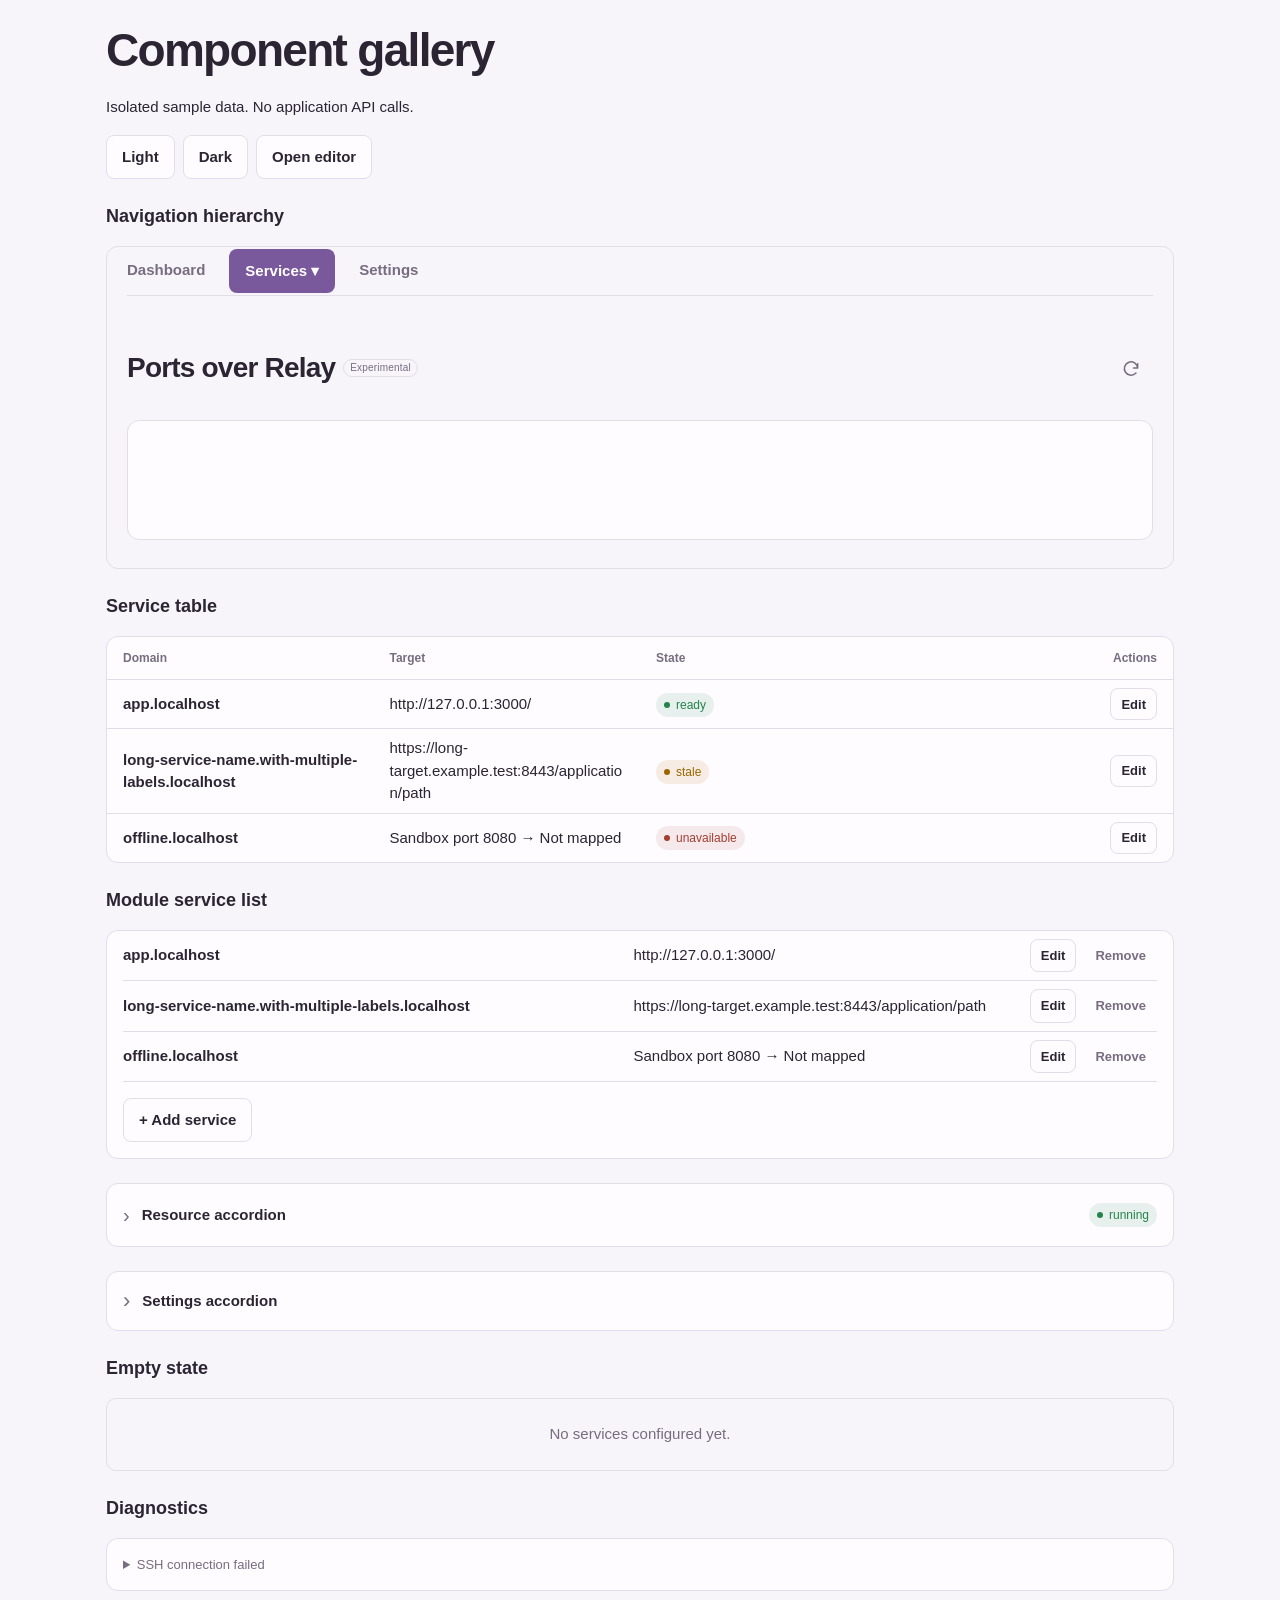
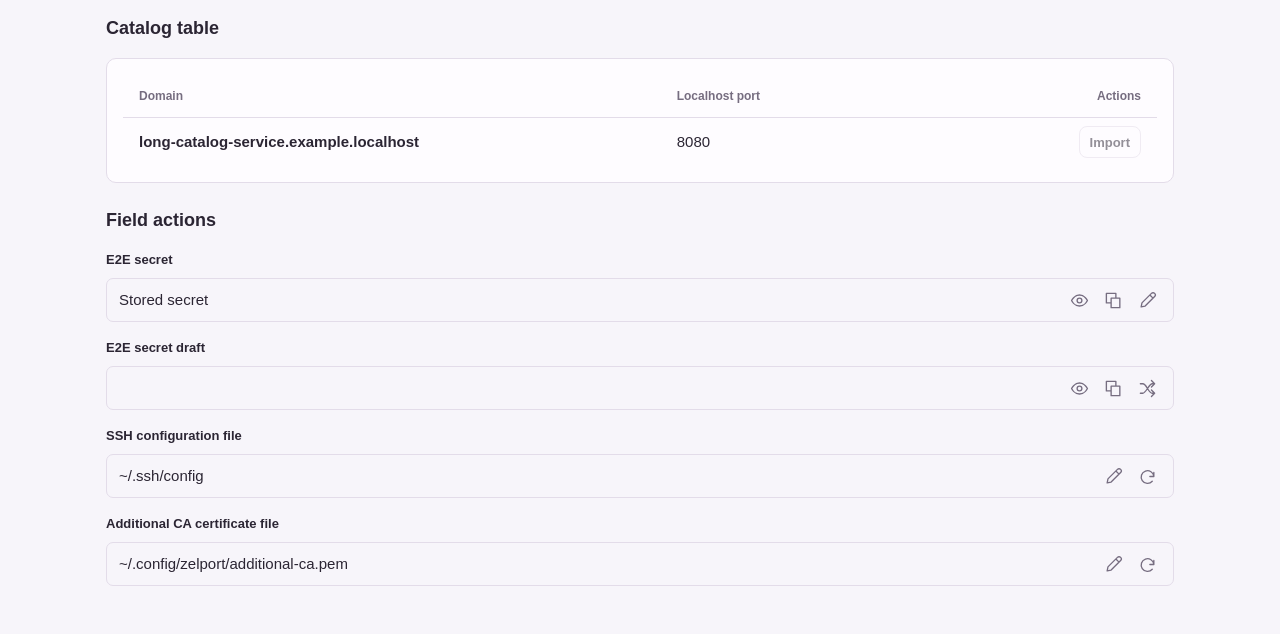
<file: scripts/ui/design-system.html>
<!doctype html>
<html lang="en"><meta charset="utf-8"><meta name="viewport" content="width=device-width,initial-scale=1">
<title>Zelport component gallery</title>
<link rel="stylesheet" href="../../internal/web/assets/app.css">
<link rel="stylesheet" href="../../internal/modules/built_in_relay/assets/style.css">
<link rel="stylesheet" href="../../internal/modules/ports_over_relay/assets/style.css">
<style>.gallery{max-width:1100px;margin:auto;padding:24px 16px}.gallery>section{margin:24px 0}.gallery h2{margin-bottom:16px}.gallery-controls{display:flex;gap:8px;flex-wrap:wrap;margin-bottom:24px}.navigation-preview{padding:0 20px 28px;border:1px solid var(--line);border-radius:var(--radius-panel)}.navigation-preview>.module-heading .module-title{margin:0}.navigation-preview-content{height:120px;border:1px solid var(--line);border-radius:var(--radius-panel);background:var(--surface)}</style>
<main class="gallery"><h1>Component gallery</h1><p>Isolated sample data. No application API calls.</p>
<div class="gallery-controls"><button id="light" class="secondary">Light</button><button id="dark" class="secondary">Dark</button><button id="dialog" class="secondary">Open editor</button></div>
<section><h2>Navigation hierarchy</h2><div class="navigation-preview"><div class="toolbar tabs-toolbar"><nav class="primary-navigation" aria-label="Navigation"><button class="navigation-item">Dashboard</button><div class="services-navigation"><button class="services-trigger" data-selected="true">Services ▾</button></div><button class="navigation-item">Settings</button></nav></div><div class="module-heading"><h2 class="module-title">Ports over Relay <span class="badge maturity-experimental">Experimental</span></h2><div class="module-actions"><div class="module-toolbar"><div class="module-view-actions"><button class="module-action-icon refresh-icon" aria-label="Refresh catalog"><svg viewBox="0 0 24 24" aria-hidden="true"><path d="M20 7v5h-5M20 12a8 8 0 1 0-2 6"/></svg></button></div></div></div></div><div class="navigation-preview-content"></div></div></section>
<section><h2>Service table</h2><div class="dashboard-table-wrap"><table class="data-table"><thead><tr><th scope="col">Domain</th><th scope="col">Target</th><th scope="col">State</th><th scope="col">Actions</th></tr></thead><tbody id="table-body"></tbody></table></div></section>
<section><h2>Module service list</h2><div class="local-service-list" id="services"></div></section>
<section><details class="resource"><summary><strong>Resource accordion</strong><span class="badge status-badge" data-tone="ok">running</span></summary><div class="services" id="nested"></div></details></section>
<section><details class="settings-accordion"><summary><span class="settings-accordion-title">Settings accordion</span></summary><div class="settings-accordion-content" id="settings"></div></details></section>
<section><h2>Empty state</h2><div class="empty">No services configured yet.</div></section>
<section><h2>Diagnostics</h2><div class="discovery-error"><details><summary>SSH connection failed</summary><pre>Connection refused by the development server.
Raw command output stays selectable.</pre></details></div></section>
<section data-module="ports_over_relay"><h2>Catalog table</h2><div class="relay-provider"><table class="data-table relay-services-table"><thead><tr><th scope="col">Domain</th><th scope="col">Localhost port</th><th scope="col">Actions</th></tr></thead><tbody><tr><td data-label="Domain">long-catalog-service.example.localhost</td><td data-label="Localhost port">8080</td><td data-label="Actions"><button class="secondary" disabled>Import</button></td></tr></tbody></table></div></section>
<section><h2>Field actions</h2><div id="field-actions"></div></section>
</main><script type="module">
import * as ui from '../../internal/web/assets/ui.js';
const {$}= { $:id=>document.getElementById(id) };
const examples=[['app.localhost','http://127.0.0.1:3000/','ready'],['long-service-name.with-multiple-labels.localhost','https://long-target.example.test:8443/application/path','stale'],['offline.localhost','Sandbox port 8080 → Not mapped','unavailable']];
const edit=()=>{const d=ui.el('dialog'),form=ui.el('form');form.append(ui.dialogHeader('Edit service',d));const domain=ui.adornedField('Domain name','long-service-name','text',{prefix:'http://',suffix:'.localhost:8080'}),target=ui.field('Target URL','https://example.test');form.append(domain.wrap,target.wrap,ui.switchField('Verify TLS certificate',true).wrap);const actions=ui.el('div','dialog-actions');actions.append(ui.button('Cancel',()=>d.close()),ui.button('Save preview',()=>d.close(),''));form.append(actions);d.append(form);d.addEventListener('close',()=>d.remove());document.body.append(d);d.showModal();};
for(const [domain,target,state] of examples){const row=ui.el('tr');for(const [label,value] of [['Domain',domain],['Target',target],['State',state]]){const td=ui.el('td');td.dataset.label=label;td.append(label==='State'?ui.statusBadge(value):ui.el(label==='Domain'?'strong':'span',null,value));row.append(td);}const action=ui.el('td');action.dataset.label='Actions';action.append(ui.button('Edit',edit));row.append(action);$('table-body').append(row);}
function service(parent,example){const row=ui.el('div','service'),[domain,target]=example,name=ui.el('div'),actions=ui.el('div','service-actions');name.append(ui.el('span',null,domain));actions.append(ui.button('Edit',edit),ui.button('Remove',()=>{},'text-button'));row.append(name,ui.el('div','target-address',target),actions);parent.append(row);}
examples.forEach(e=>service($('services'),e));service($('nested'),examples[0]);for(const id of ['services','nested'])$(id).append(ui.button('+ Add service',edit));
$('settings').append(ui.switchField('Enable feature',true).wrap,ui.field('Port','8090','number').wrap);$('dialog').onclick=edit;
for(const [label,value,actions] of [
 ['E2E secret','Stored secret',[['Reveal E2E secret','eye'],['Copy E2E secret','copy'],['Change E2E secret','edit']]],
 ['E2E secret draft','',[['Reveal E2E secret','eye'],['Copy E2E secret','copy'],['Generate E2E secret','shuffle']]],
 ['SSH configuration file','~/.ssh/config',[['Edit file','edit'],['Refresh hosts','rotate']]],
 ['Additional CA certificate file','~/.config/zelport/additional-ca.pem',[['Edit file','edit'],['Reload certificates','rotate']]]
]){
 const field=ui.adornedField(label,value,'text',{actions:actions.map(([name,icon])=>ui.adornmentButton(name,icon,()=>{}))});
 $('field-actions').append(field.wrap);
}
// Preview actual dark-mode rules without changing OS preferences.
const darkStyle=document.createElement('style');document.head.append(darkStyle);
const theme=dark=>{darkStyle.textContent=dark?[...document.styleSheets].filter(s=>s!==darkStyle.sheet).flatMap(s=>[...s.cssRules].filter(r=>/prefers-color-scheme\s*:\s*dark/.test(r.conditionText||'')).map(r=>[...r.cssRules].map(x=>x.cssText).join('\n'))).join('\n'):'';document.documentElement.style.colorScheme=dark?'dark':'light';};
$('dark').onclick=()=>theme(true);$('light').onclick=()=>theme(false);
</script></html>
</file>
<file: internal/web/assets/app.css>
:root{color-scheme:light dark;--bg:#f7f5fa;--surface:#fefcff;--ink:#2b2533;--muted:#766d80;--line:#e3dce9;--accent:#79589b;--accent-soft:#eee6f5;--danger:#a33f32;--shadow:0 12px 40px #39234e12;font-family:-apple-system,BlinkMacSystemFont,"Segoe UI",sans-serif;font-size:var(--text-body);line-height:1.5}*{box-sizing:border-box}html{background:var(--bg)}body{margin:0;min-height:100vh;background:var(--bg);color:var(--ink)}button,input,select{font:inherit}a{color:var(--accent);text-decoration:none}a:hover{text-decoration:underline}button,.button{display:inline-flex;align-items:center;justify-content:center;gap:.4rem;border:1px solid transparent;border-radius:7px;padding:.65rem 1rem;background:var(--accent);color:#fff;font-weight:600;cursor:pointer;white-space:nowrap;text-decoration:none}button:hover,.button:hover{filter:brightness(.94);text-decoration:none}button:disabled{opacity:.5;cursor:not-allowed}.secondary{background:var(--surface);color:var(--ink);border-color:var(--line)}.danger{background:var(--danger)}.text-button{background:transparent;color:var(--muted)}.icon-button{background:transparent;color:var(--muted);font-size:1.5rem;padding:0 .5rem}button:focus-visible,a:focus-visible,input:focus-visible,select:focus-visible,summary:focus-visible{outline:2px solid var(--accent);outline-offset:-2px}.shell{max-width:1160px;margin:auto;padding:0 40px}header{height:80px;display:flex;align-items:center;gap:32px}.brand{font-size:30px;font-weight:800;letter-spacing:-1.5px;color:var(--ink)}.muted{color:var(--muted)}.local-label{margin-left:auto;font-size:10px;letter-spacing:1.5px;color:var(--accent);border:1px solid var(--line);border-radius:20px;padding:6px 11px}h1{font-size:clamp(30px,4vw,46px);line-height:1.14;letter-spacing:-1.7px;margin:0 0 20px;font-weight:650}h2{font-size:18px;margin:0}p{margin:0 0 16px}code{font-family:ui-monospace,SFMono-Regular,Menlo,monospace;font-size:.9em}.toolbar{display:flex;justify-content:space-between;align-items:center;margin-bottom:20px}.count{font-size:12px;margin-left:6px;background:var(--accent-soft);color:var(--accent);padding:3px 8px;border-radius:5px}.small{font-size:var(--text-help)}.resource{background:var(--surface);border:1px solid var(--line);border-radius:10px;margin-bottom:16px;overflow:hidden}.resource>summary{list-style:none;cursor:pointer;display:flex;align-items:center;gap:12px;padding:var(--panel-padding)}.resource>summary::-webkit-details-marker{display:none}.resource>summary::before{content:'›';font-size:20px;color:var(--muted)}.resource[open]>summary::before{transform:rotate(90deg)}.badge{font-size:var(--text-label);padding:3px 8px;border-radius:20px;background:var(--accent-soft);color:var(--accent)}.badge.stopped,.badge.missing,.badge.unknown{background:var(--bg);color:var(--muted)}.badge.error{color:var(--danger)}.services{border-top:1px solid var(--line);padding:0 var(--panel-padding) 18px}.service{display:grid;grid-template-columns:minmax(160px,1.3fr) minmax(100px,1fr) auto;align-items:center;gap:16px;padding:var(--row-padding-y) 0;border-bottom:1px solid var(--line)}.service a{font-weight:600}.service .small{display:block;margin-top:4px}.service-actions{display:flex;gap:6px}.service-actions button{font-size:12px;padding:6px 10px}.service .route-error{color:var(--danger);overflow-wrap:anywhere}.empty{padding:36px;text-align:center;border:1px dashed var(--line);border-radius:10px;color:var(--muted)}.empty h2{color:var(--ink);margin-bottom:8px}#error,#notice,#form-error,#remove-error{padding:14px 16px;border-radius:7px;margin-bottom:16px;background:var(--accent-soft);color:var(--accent);overflow-wrap:anywhere}#error,#form-error,#remove-error{color:var(--danger);border:1px solid currentColor;background:var(--surface)}[hidden]{display:none!important}footer{display:flex;align-items:center;justify-content:space-between;border-top:1px solid var(--line);padding:16px 0;margin-top:70px;color:var(--muted);font-size:10px;letter-spacing:1px}dialog{background:var(--surface);color:var(--ink);border:1px solid var(--line);border-radius:12px;padding:var(--dialog-padding);width:min(480px,calc(100vw - 32px));box-shadow:var(--shadow)}dialog::backdrop{background:#22152f66;backdrop-filter:blur(3px)}.dialog-header{display:flex;align-items:flex-start;justify-content:space-between;margin-bottom:24px}label{display:block;font-size:13px;font-weight:600;margin:18px 0}input,select{width:100%;min-width:0;border:1px solid var(--line);border-radius:6px;background:var(--bg);color:var(--ink);padding:10px 12px;margin-top:7px}input:disabled{color:var(--muted)}.dialog-actions,.actions{display:flex;justify-content:flex-end;gap:10px;margin-top:24px}@media(prefers-color-scheme:dark){:root{--bg:#1d1923;--surface:#27212f;--ink:#eee7f4;--muted:#b0a3bd;--line:#44384f;--accent:#c7a6e5;--accent-soft:#3c2e4c;--danger:#ed9c8e}button,.button{color:#261b32}.secondary,.icon-button,.text-button{color:var(--ink)}.danger{color:#291a15}}@media(max-width:720px){.shell{padding:0 20px}header{height:80px}.service{grid-template-columns:1fr;gap:8px}.resource>summary{padding:16px}.services{padding:0 16px 16px}.service-actions{justify-content:flex-start}footer{margin-top:40px}}

#route-form>label{margin-bottom:0}



#mapping-picker{margin-bottom:20px}#mapping-picker label,#new-fields label{margin:0}#new-fields{margin-bottom:20px}

.mapping-dropdown{position:relative;margin-top:7px}.mapping-trigger{width:100%;justify-content:space-between;text-align:left;background:var(--bg);color:var(--ink);border:1px solid var(--line);padding:10px 12px;font-weight:400;white-space:normal}.mapping-trigger:hover{filter:none;border-color:var(--accent)}.mapping-menu{position:absolute;top:calc(100% + 6px);left:0;right:0;z-index:5;max-height:190px;overflow-y:auto;padding:5px;background:var(--surface);border:1px solid var(--line);border-radius:8px;box-shadow:var(--shadow)}.mapping-option{display:flex;width:100%;justify-content:flex-start;text-align:left;padding:9px 10px;background:transparent;color:var(--ink);border:0;border-radius:4px;font-weight:400;white-space:normal}.mapping-option::before{content:'✓';visibility:hidden;flex-shrink:0}.mapping-option[aria-selected="true"]::before{visibility:visible}.mapping-option:hover,.mapping-option:focus-visible{background:var(--accent-soft);color:var(--accent);outline:none;filter:none}
#editor{overflow:visible}

@media(max-width:720px){.resource>summary{flex-wrap:wrap}}

.resource{overflow:visible}.resource-actions{position:relative;display:inline-flex}.resource-menu-trigger{background:transparent;color:var(--muted);font-size:23px;line-height:1;padding:5px 10px}.resource-menu{position:absolute;right:0;top:calc(100% + 6px);z-index:10;min-width:190px;padding:5px;background:var(--surface);border:1px solid var(--line);border-radius:8px;box-shadow:var(--shadow)}.resource-menu-item{width:100%;justify-content:flex-start;background:transparent;color:var(--ink);font-size:13px;font-weight:400;padding:9px 10px}.resource-menu-item:hover,.resource-menu-item:focus-visible{background:var(--accent-soft);color:var(--accent);outline:none}

.tabs-toolbar{gap:20px;align-items:flex-end;border-bottom:1px solid var(--line)}.tabs{display:flex;gap:24px;flex:1}.tabs [role=tab]{background:transparent;color:var(--muted);padding:12px 0;border:0;border-bottom:2px solid transparent;border-radius:0;font-size:16px}.tabs [role=tab][aria-selected=true]{color:var(--accent);border-bottom-color:var(--accent)}.tabs [role=tab]:hover{filter:none;color:var(--accent)}.tabs .count{margin-left:0}.local-service-list{background:var(--surface);border:1px solid var(--line);border-radius:10px;padding:0 var(--panel-padding)}.local-service-list .service:last-child{border-bottom:0}[role=tabpanel]:focus-visible{outline:2px solid var(--accent);outline-offset:-2px}@media(max-width:720px){.tabs-toolbar{flex-wrap:wrap;align-items:center}.tabs{gap:16px;flex-basis:100%}.tabs [role=tab]{font-size:14px}.local-service-list{padding:0 16px}}

.refresh-row{display:flex;align-items:center;flex-wrap:wrap;gap:8px 16px;margin-bottom:20px}.refresh-row #updated{margin:0}.refresh-row #refresh{font-size:12px;padding:6px 10px}

.target-address{overflow-wrap:anywhere;min-width:0}
#tls-warning{color:var(--danger)}
.tabs{flex-wrap:nowrap}



.dashboard-table-wrap{overflow:visible;background:var(--surface);border:1px solid var(--line);border-radius:var(--radius-panel);overflow-x:auto;padding:0}.dashboard-table{width:100%;border-collapse:collapse;text-align:left;table-layout:fixed}.dashboard-table th:first-child{width:28%}.dashboard-table th:nth-child(2){width:18%}.dashboard-table th:nth-child(3){width:auto}.dashboard-table th:nth-child(4){width:18%}.dashboard-table td .small{display:block}.dashboard-table .route-error{color:var(--danger);margin-top:5px}.dashboard-table .dashboard-actions{margin-left:0;justify-content:flex-end}@media(max-width:900px){.runtime-modules{grid-column:1/-1}}@media(max-width:720px){.dashboard-table{min-width:850px}}

.route-error{color:var(--danger);overflow-wrap:anywhere}.resource>summary strong{flex:1}.resource-menu-trigger{padding:0 8px}.resource-actions{position:relative;margin-left:10px}.services>button{margin-top:16px}.local-service-list>button{margin:16px 0}dialog form>label{margin-bottom:0}


.refresh-row>p{margin:0}.source-status{font-size:12px}.source-status-error{position:relative;color:var(--danger)}.source-status summary{cursor:pointer}.source-status-detail{position:absolute;z-index:10;top:calc(100% + 8px);left:0;width:min(340px,calc(100vw - 64px));padding:12px 14px;background:var(--surface);border:1px solid var(--line);border-radius:7px;box-shadow:var(--shadow);overflow-wrap:anywhere}@media(max-width:720px){.source-status-error{position:static}.source-status-detail{position:static;margin-top:8px}}

.remote-administration{margin-top:20px;padding:14px 18px;border:1px solid var(--accent);border-radius:8px;background:var(--accent-soft);color:var(--accent);overflow-wrap:anywhere;font-size:13px}

/* Keep tab focus compact while preserving a visible keyboard indicator. */
.tabs [role=tab]:focus{outline:none}
.tabs [role=tab]:focus-visible{outline:none;background:var(--accent-soft);box-shadow:inset 0 -3px 0 var(--accent);border-radius:4px 4px 0 0}

/* Shared input adornments support text and keyboard-accessible actions on either side. */
.form-field{min-width:0;margin:18px 0}.form-field>label{margin:0 0 7px}
.input-adornment{display:flex;align-items:center;gap:8px;min-width:0;border:1px solid var(--line);border-radius:7px;background:var(--bg);padding:0 10px}
.input-adornment:focus-within{border-color:var(--accent);box-shadow:0 0 0 2px var(--accent-soft)}
.input-adornment>input{flex:1;width:0;min-width:32px;border:0;border-radius:0;background:transparent;margin:0;padding:10px 2px;outline:none;box-shadow:none}
.input-adornment-text{flex-shrink:0;color:var(--muted);font-size:13px;white-space:nowrap}
.input-adornment-actions{display:flex;gap:2px;flex-shrink:0}
.adornment-button{width:32px;height:32px;padding:6px;background:transparent;color:var(--muted);border:0;border-radius:5px}
.adornment-button:hover{background:var(--accent-soft);color:var(--accent);filter:none}.adornment-button:disabled{cursor:default}
.adornment-button svg{width:19px;height:19px;fill:none;stroke:currentColor;stroke-width:1.7;stroke-linecap:round;stroke-linejoin:round}
.adornment-button:focus-visible{outline-offset:0}.input-adornment input:focus-visible{outline:none}
.number-stepper-input{appearance:textfield;-moz-appearance:textfield}.number-stepper-input::-webkit-inner-spin-button,.number-stepper-input::-webkit-outer-spin-button{-webkit-appearance:none;margin:0}
.number-stepper-controls{display:grid;grid-template-rows:1fr 1fr;align-self:stretch}.number-stepper-controls .adornment-button{width:24px;height:auto;min-height:20px;padding:2px;color:var(--muted);border-radius:3px}.number-stepper-controls .adornment-button:hover{color:var(--accent)}.number-stepper-controls .adornment-button svg{width:15px;height:15px;fill:currentColor;stroke:none}
.settings-accordion{margin:16px 0;border:1px solid var(--line);border-radius:var(--radius-panel);background:var(--surface);overflow:hidden}
.settings-accordion>summary{display:flex;align-items:center;gap:12px;padding:var(--panel-padding);cursor:pointer;list-style:none}.settings-accordion>summary::-webkit-details-marker{display:none}
.settings-accordion>summary::before{content:'›';color:var(--muted);font-size:22px;line-height:1}.settings-accordion[open]>summary::before{transform:rotate(90deg)}
.settings-accordion-title{font-size:var(--text-body);font-weight:650;flex:1}.settings-accordion-content{border-top:1px solid var(--line);padding:var(--panel-padding)}
.settings-accordion [data-module=relay] .relay-settings{margin:0;padding:0;border:0;background:transparent}
.maturity-experimental{color:var(--muted);background:var(--bg);border:1px solid var(--line)}
.module-availability-row{padding:16px 0;border-top:1px solid var(--line)}.module-availability-row:first-of-type{border-top:0}.module-availability-info>p{margin:8px 0 0}.module-availability-info .switch-field label{flex:1;min-width:0}.module-availability-info .badge{flex-shrink:0}
.switch-field{display:flex;align-items:center;justify-content:space-between;gap:16px}.switch-field label{margin:0;font-size:var(--text-body);cursor:pointer}.switch-field input{appearance:none;-webkit-appearance:none;flex-shrink:0;width:38px;height:22px;border:1px solid var(--line);border-radius:12px;margin:0;padding:2px;background:var(--muted);cursor:pointer;transition:background .15s}
.switch-field input::before{content:'';display:block;width:16px;height:16px;border-radius:50%;background:var(--surface);transition:transform .15s}.switch-field input:checked{background:var(--switch-on);border-color:var(--switch-on)}.switch-field input:checked::before{transform:translateX(16px)}.switch-field input:disabled{opacity:.5;cursor:not-allowed}
@media(prefers-reduced-motion:reduce){.switch-field input,.switch-field input::before{transition:none}}
@media(max-width:480px){.settings-accordion>summary,.settings-accordion-content{padding:16px}.module-availability-info .switch-field{gap:8px}}

:root{--switch-on:#23834b}
@media(prefers-color-scheme:dark){:root{--switch-on:#49ad75}}

.connection-status{margin-left:auto;display:flex;align-items:center;justify-content:flex-end;flex-wrap:wrap;gap:8px}
.connection-trigger{display:inline-flex;align-items:center;gap:7px;background:var(--surface);color:var(--ink);border:1px solid var(--line);padding:7px 10px;font-size:12px;white-space:nowrap}
.connection-trigger::before{content:'';width:9px;height:9px;flex-shrink:0;border-radius:50%;background:var(--muted)}
.connection-trigger[data-tone=ok]::before{background:var(--switch-on,#23834b)}
.connection-trigger[data-tone=pending]::before{background:#b87a12}
.connection-trigger[data-tone=error]::before{background:var(--danger)}
.header-popover{position:fixed;inset:auto;margin:0;overflow:auto;width:min(340px,calc(100vw - 32px));padding:var(--panel-padding);border:1px solid var(--line);border-radius:var(--radius-panel);background:var(--surface);color:var(--ink);box-shadow:var(--shadow);overflow-wrap:anywhere}
.connection-popover p{margin:10px 0}.connection-popover button{margin-top:12px}
@media(max-width:520px){header{height:auto;min-height:80px;gap:12px;padding:16px 0}.connection-status{gap:5px}.connection-trigger{font-size:11px;padding:6px 8px}}

.discovery-error{background:var(--surface);border:1px solid var(--line);border-radius:10px;padding:18px 20px;margin-bottom:16px;min-width:0}
.discovery-error>strong{display:block;margin-bottom:10px}
.discovery-error summary{cursor:pointer;color:var(--muted);font-size:13px}
.discovery-error pre{margin:12px 0 0;font-family:ui-monospace,SFMono-Regular,Menlo,monospace;font-size:12px;white-space:pre-wrap;overflow-wrap:anywhere;max-height:320px;overflow:auto}

.module-toolbar:empty{display:none}.module-toolbar{display:flex;flex:none;align-self:center;gap:2px}.module-action-icon{width:36px;height:36px;padding:0;background:transparent;border:0;color:var(--muted)}.module-action-icon:hover:not(:disabled){background:var(--accent-soft);color:var(--accent);filter:none}.module-action-icon svg{width:20px;height:20px;fill:none;stroke:currentColor;stroke-width:1.8;stroke-linecap:round;stroke-linejoin:round}.tabs-toolbar{flex-wrap:nowrap}.tabs-toolbar .tabs{min-width:0;flex-basis:auto}

/* Shared UI: compact work views, consistent status, and forms. */
.tabs-toolbar{margin-top:0}
.status-badge{display:inline-flex;align-items:center;gap:6px;white-space:nowrap;background:var(--bg);color:var(--muted);font-weight:500}
.status-badge::before{content:'';width:6px;height:6px;border-radius:50%;background:currentColor;flex-shrink:0}
.status-badge[data-tone=ok]{color:var(--switch-on);background:color-mix(in srgb,var(--switch-on) 10%,var(--surface))}
.status-badge[data-tone=error]{color:var(--danger);background:color-mix(in srgb,var(--danger) 10%,var(--surface))}
.status-badge[data-tone=pending]{color:#926014;background:color-mix(in srgb,#b87a12 12%,var(--surface))}
@media(prefers-color-scheme:dark){.status-badge[data-tone=pending]{color:#f5c775}}
.resource-menu-trigger{display:flex;align-items:center;justify-content:center;width:32px;height:32px;list-style:none;padding:0;cursor:pointer;border-radius:6px;color:var(--muted)}
.resource-menu-trigger::-webkit-details-marker{display:none}.resource-menu-trigger::before{content:none}
.resource-menu-trigger:hover{background:var(--accent-soft);color:var(--accent)}

.form-field input{font-weight:400}.switch-field{margin:18px 0}.module-availability-info .switch-field{margin:0}
.form-field>label{font-size:13px}.dialog-header h2{margin:0}.dialog-header .icon-button{line-height:1;flex-shrink:0}
dialog{max-height:calc(100dvh - 32px);overflow-y:auto}dialog form>.form-field:first-of-type{margin-top:0}
.dialog-actions{flex-wrap:wrap;align-items:center;position:sticky;bottom:calc(-1 * var(--dialog-padding));background:var(--surface);padding:16px 0;margin-top:16px;z-index:2}
@media(max-width:720px){
 .dashboard-table{min-width:0;table-layout:auto}.tabs{gap:8px 18px}.tabs [role=tab]{padding:10px 0}}
@media(max-width:480px){dialog{--dialog-padding:16px;padding:var(--dialog-padding)}.dialog-actions{bottom:calc(-1 * var(--dialog-padding))}.dialog-header{margin-bottom:20px}.input-adornment{gap:5px;padding:0 8px}.input-adornment-text{font-size:12px}}

.tabs-toolbar{position:relative;min-height:49px;align-items:center}
.tabs{flex-wrap:nowrap}.tabs [role=tab]{flex-shrink:0}
.tabs-toolbar[data-collapsed=true] .tabs{position:absolute;z-index:20;top:calc(100% + 8px);left:0;width:min(320px,100%);max-height:60vh;overflow:auto;display:flex;flex-direction:column;gap:0;padding:6px;background:var(--surface);border:1px solid var(--line);border-radius:8px;box-shadow:var(--shadow)}
.tabs-toolbar[data-collapsed=true] .tabs [role=tab]{text-align:left;justify-content:flex-start;white-space:normal;padding:10px 12px;border:0;border-radius:5px;font-size:15px}
.tabs-toolbar[data-collapsed=true] .tabs [aria-selected=true]{background:var(--accent-soft)}


/* Shared design system. Modules own content, not component geometry. */
:root{--text-body:15px;--text-help:13px;--text-label:12px;--text-heading:18px;--space-1:4px;--space-2:8px;--space-3:12px;--space-4:16px;--space-6:24px;--space-8:32px;--row-padding-y:8px;--panel-padding:16px;--dialog-padding:24px;--control-height:40px;--compact-height:32px;--warning:#9a6700;--header-height:72px;--page-heading-height:104px;--page-title:28px;--row-height:56px;--head-row-height:40px;--gap:24px;--radius-panel:12px;--radius-control:8px;--ok:#2f7a4a;--neutral-mark:#8f8799}
@media(prefers-color-scheme:dark){:root{--warning:#f2cc60}}
button,.button{min-height:var(--control-height);border-radius:var(--radius-control)}
.service-actions button,.data-table button,.adornment-button,.resource-menu-trigger{min-height:var(--compact-height);font-size:var(--text-help)}
.service-actions{gap:var(--space-2)}
.local-service-list,.dashboard-table-wrap,.resource,.settings-accordion,.discovery-error{border-radius:var(--radius-panel)}
.local-service-list{padding:0 var(--panel-padding)}
.services{padding:0 var(--panel-padding) var(--panel-padding)}
.service{padding:var(--row-padding-y) 0;gap:var(--space-4);min-height:48px}
.service .target-address{font-size:var(--text-body);color:var(--ink);margin:0}
.service>div:first-child{min-width:0;overflow-wrap:anywhere;font-weight:600}
.service>div:first-child .small{font-weight:400}
.local-service-list>.service:last-child,.services>.service:last-child{border-bottom:0}
.local-service-list>button,.services>button{margin:var(--space-4) 0}
.services>button:last-child{margin-bottom:0}
.resource>summary,.settings-accordion>summary{padding:var(--panel-padding);gap:var(--space-3);min-height:56px}
.resource>summary strong,.settings-accordion-title{font-size:var(--text-body);font-weight:600}
.settings-accordion-content,.discovery-error{padding:var(--panel-padding)}
.resource,.settings-accordion{margin:0 0 var(--space-4)}
.empty{padding:var(--space-6) var(--panel-padding);border-style:solid}
.empty-state{display:flex;min-height:160px;flex-direction:column;align-items:center;justify-content:center;gap:var(--space-3);padding:var(--space-6);border:1px solid var(--line);border-radius:var(--radius-panel);background:var(--surface);text-align:center}
.empty-state-message{align-self:stretch;min-width:0;margin:0;color:var(--muted);font-size:var(--text-heading);overflow-wrap:anywhere}
.empty-state>button{margin-top:var(--space-2)}
.form-field{margin:var(--space-4) 0}.form-field>label{font-size:var(--text-help);margin-bottom:var(--space-2)}
.form-field input,.input-adornment>input{font-size:var(--text-body);min-height:var(--control-height)}
.switch-field{margin:var(--space-4) 0}.switch-field label{font-size:var(--text-body)}
.dialog-header{margin-bottom:var(--space-6)}.dialog-header h2{font-size:var(--text-heading)}
.dialog-actions{gap:var(--space-2);margin-top:var(--space-4)}.input-adornment-text{font-size:var(--text-help)}
.module-availability-row{padding:var(--space-3) 0}
.connection-trigger{min-height:var(--compact-height)}
.refresh-icon{min-height:var(--control-height);width:var(--control-height);height:var(--control-height)}
.data-table{width:100%;border-collapse:collapse;text-align:left;table-layout:fixed}
.data-table th{font-size:var(--text-label);font-weight:600;color:var(--muted);padding:var(--space-3) var(--panel-padding);border-bottom:1px solid var(--line)}
.data-table td{font-size:var(--text-body);padding:var(--row-padding-y) var(--panel-padding);vertical-align:middle;overflow-wrap:anywhere}
.data-table tbody tr+tr td{border-top:1px solid var(--line)}
.data-table td[data-label=Domain]{font-weight:600}
.data-table td[data-label=Actions],.data-table th:last-child{text-align:right}
.data-table button{padding:4px 10px}
.status-badge[data-tone=pending]{color:var(--warning)}
.source-status-detail{position:static;max-width:100%;width:auto;box-shadow:none;margin-top:var(--space-2)}
@media(max-width:720px){
 .data-table{table-layout:auto;min-width:0}.data-table thead{position:absolute;width:1px;height:1px;overflow:hidden;clip-path:inset(50%)}
 .data-table tbody{display:block}.data-table tbody tr{display:grid;grid-template-columns:minmax(0,1fr) auto;padding:var(--panel-padding);gap:var(--space-2) var(--space-3)}
 .data-table tbody tr+tr{border-top:1px solid var(--line)}
 .data-table tbody td{display:block;min-width:0;padding:0;border:0}.data-table tbody tr+tr td{border:0}
 .data-table td[data-label=Domain]{grid-column:1/-1}
 .data-table td[data-label="Source type"],.data-table td[data-label="Data flow"],.data-table td[data-label="Localhost port"]{grid-column:1/-1;display:block;padding-left:100px;position:relative}
 .data-table td[data-label="Source type"]::before,.data-table td[data-label="Data flow"]::before,.data-table td[data-label="Localhost port"]::before{content:attr(data-label);position:absolute;left:0;width:88px;font-size:var(--text-label);font-weight:400;color:var(--muted)}
 .data-table td[data-label=State]{align-self:center}.data-table td[data-label=Actions]{grid-column:2;justify-self:end}
 .service{gap:var(--space-2)}}
@media(pointer:coarse){
 :root{--control-height:44px;--compact-height:44px}
 button,.button,.resource-menu-trigger,.adornment-button,.connection-trigger{min-width:44px;min-height:44px}
 .switch-field{min-height:44px}.switch-field label{padding:var(--space-2) 0}}
.tabs-toolbar[data-collapsed=true] .tabs [role=tab]{display:flex;align-items:center;gap:var(--space-2);flex-wrap:wrap}

/* Three stable destinations; source modules live in the Services disclosure. */
.primary-navigation{display:flex;align-items:center;justify-content:flex-start;gap:24px;min-width:0;flex:1}
.primary-navigation>.navigation-item{padding:12px 0;border:0;border-bottom:2px solid transparent;border-radius:0;background:transparent;color:var(--muted);font-size:15px;white-space:nowrap}
.primary-navigation>.navigation-item[aria-current=page]{color:var(--accent);border-bottom-color:var(--accent)}
/* Keyboard focus stays within controls instead of adding a second outer frame. */
:focus:not(:focus-visible){outline:none}
.primary-navigation>.navigation-item:focus-visible{outline:none;background:var(--accent-soft);box-shadow:inset 0 -3px 0 var(--accent)}
button[type=submit]:focus-visible,.danger:focus-visible{outline-color:var(--ink)}
.module-heading{display:flex;justify-content:space-between;gap:var(--space-3);min-height:72px;margin:0 0 var(--space-6);align-items:center}.module-title{display:flex;flex-wrap:wrap;align-items:center;gap:8px;margin:0;font-size:var(--text-heading)}.module-actions{display:flex;align-items:center;margin-left:auto}
@media(max-width:720px){.module-heading{align-items:stretch;flex-direction:column;gap:var(--space-4)}.module-actions{width:100%;margin-left:0}.module-toolbar{width:100%;justify-content:flex-end}}
@media(max-width:480px){.primary-navigation{gap:16px}.tabs-toolbar{gap:8px}}
@media(max-width:360px){.primary-navigation{gap:12px}.tabs-toolbar{gap:4px}}

/* Outlined identity-kit logo; retain the same geometry in both themes. */
header .brand{display:flex;align-items:center;flex-shrink:0;line-height:1}header .brand-logo{display:block;width:146.667px;height:40px}.brand-logo>g:last-child>path{fill:#524264}@media(prefers-color-scheme:dark){.brand-logo path,.brand-logo>g:last-child>path{fill:#eee7f4}}@media(max-width:520px){header .brand-logo{width:132px;height:36px}}

/* External project links are shared by every view. */
.footer-links{display:flex;align-items:center;gap:4px}
.footer-links a{display:inline-flex;align-items:center;justify-content:center;min-width:32px;min-height:32px;color:var(--muted);border-radius:5px}
.footer-links svg{width:18px;height:18px;flex-shrink:0}
.footer-links a:hover,.footer-links a:focus-visible{color:var(--accent)}
@media(pointer:coarse){.footer-links a{min-width:44px;min-height:44px}}


/* Persistent configuration warnings stay legible without competing with errors. */

.runtime-modules-disclosure{position:relative;display:inline-flex}
button.runtime-modules-trigger{min-height:0;padding:0;border:0;background:transparent;color:var(--accent);font-size:var(--text-help);font-weight:500;line-height:1.5;white-space:nowrap;text-decoration:underline;text-underline-offset:2px}
button.runtime-modules-trigger:hover{filter:none}
.runtime-modules-popover{width:min(340px,calc(100vw - 32px))}
.runtime-modules-heading{display:block;margin-bottom:var(--space-3);font-size:var(--text-body)}
.runtime-modules-list{display:grid;gap:var(--space-2);margin:0;padding:0;list-style:none}
.runtime-modules-list li{display:flex;align-items:center;justify-content:space-between;gap:var(--space-3);min-width:0}
.runtime-modules-list li>span:first-child{overflow-wrap:anywhere}
.runtime-modules-list .maturity-experimental{flex:none}
@media(pointer:coarse){button.runtime-modules-trigger{min-width:44px;min-height:44px}}

.service-warning{position:relative;display:inline-flex;vertical-align:middle;margin-left:6px}
.service-warning[hidden],.ui-tooltip[hidden]{display:none}
button.warning-trigger{width:24px;height:24px;min-height:24px;padding:0;border:0;border-radius:50%;background:transparent;color:var(--warning)}
.warning-glyph{display:block;flex:none;width:18px;height:18px;fill:none;stroke:currentColor;stroke-width:1.8;stroke-linecap:round;stroke-linejoin:round}
.ui-tooltip{position:fixed;inset:auto;margin:0;z-index:30;width:max-content;max-width:min(300px,calc(100vw - 24px));padding:10px 12px;border:1px solid var(--line);border-radius:var(--radius-control);background:var(--surface);color:var(--ink);box-shadow:var(--shadow);font-size:var(--text-help);font-weight:400;line-height:1.5;white-space:normal;overflow-wrap:anywhere;overflow:visible;text-align:left}
@media(pointer:coarse){button.warning-trigger{width:32px;height:32px;min-height:32px}}

.connection-popover-heading{display:flex;align-items:center;justify-content:space-between;gap:12px}
.connection-popover-heading strong{font-size:var(--text-body)}
.connection-popover-heading .status-badge{flex-shrink:0}
.connection-facts{margin:16px 0;display:grid;gap:8px;font-size:var(--text-help)}
.connection-facts>div{display:grid;grid-template-columns:88px minmax(0,1fr);gap:12px;align-items:baseline}
.connection-facts dt{color:var(--muted)}
.connection-facts dd{margin:0;white-space:pre-line;overflow-wrap:anywhere;color:var(--ink)}
.connection-popover-actions{border-top:1px solid var(--line);padding-top:12px}
.connection-popover-actions button{margin:0;min-height:var(--compact-height);padding:6px 10px;font-size:var(--text-help)}

/* Modal pickers participate in layout instead of clipping against the dialog. */
dialog .mapping-menu{position:static;margin-top:6px;max-height:min(190px,30dvh);box-shadow:none;overscroll-behavior:contain}
.mapping-trigger::after{content:'';width:7px;height:7px;flex:none;margin:0 3px 4px 12px;border-right:1.5px solid currentColor;border-bottom:1.5px solid currentColor;transform:rotate(45deg)}
.mapping-trigger[aria-expanded="true"]::after{transform:rotate(225deg);margin-top:5px}

dialog{overflow-wrap:anywhere}
dialog .route-error:empty{display:none}
dialog .remove-service-address{text-align:left;font-weight:600;margin:0 0 var(--space-4)}
dialog .mapping-trigger,dialog .mapping-option{overflow-wrap:anywhere}

/* Keep actions in flow so short dialogs never cover fields or picker options. */
dialog .dialog-actions{position:static}

.connection-section h3{font-size:var(--text-help);margin:0 0 8px}
.connection-section+.connection-section{border-top:1px solid var(--line);padding-top:12px;margin-top:12px}
.connection-section .connection-facts{margin:0}
.connection-diagnostic{margin-top:12px;font-size:var(--text-help)}
.connection-diagnostic summary{color:var(--accent);cursor:pointer}
.connection-diagnostic pre{white-space:pre-wrap;overflow-wrap:anywhere;font-size:inherit;padding:10px;border-radius:var(--radius-control);background:var(--bg)}
.connection-details{margin:16px 0}
@media(max-width:720px){header{height:auto;min-height:80px;flex-wrap:wrap;gap:12px;padding:16px 0}.connection-status{flex-basis:100%;margin-left:0;justify-content:flex-start}}
body[data-view=loading] .shell{visibility:hidden}
body[data-view=loading] #boot-status{
 position:fixed;inset:0;z-index:10;display:grid;place-items:center;background:var(--bg);
 opacity:0;pointer-events:none;animation:boot-status-appear 1ms linear 250ms forwards;
}
.boot-spinner{
 display:block;width:1.5rem;height:1.5rem;border:2px solid var(--line);
 border-top-color:var(--accent);border-radius:50%;animation:boot-spinner-rotate .75s linear infinite;
}
@keyframes boot-status-appear{to{opacity:1}}
@keyframes boot-spinner-rotate{to{transform:rotate(360deg)}}
@media(prefers-reduced-motion:reduce){.boot-spinner{animation:none}}

/* One vertical axis for every dialog title and its close control. */
.dialog-header{align-items:center}
.danger-text{background:transparent;color:var(--danger)}
.danger-text:hover:not(:disabled){background:color-mix(in srgb,var(--danger) 10%,transparent);filter:none}
.local-port-indicator,.no-listener-indicator{position:relative;display:inline-flex;vertical-align:middle}.local-port-indicator[hidden],.no-listener-indicator[hidden]{display:none}button.local-port-trigger,button.no-listener-trigger{width:24px;height:24px;min-height:24px;padding:0;border:0;border-radius:50%;background:transparent;color:var(--accent)}button.no-listener-trigger{color:var(--muted)}.local-port-tooltip{white-space:pre-line}@media(pointer:coarse){button.local-port-trigger,button.no-listener-trigger{width:32px;height:32px;min-height:32px}}
.local-port-glyph,.no-listener-glyph{width:16px;height:16px;fill:none;stroke:currentColor;stroke-width:1.8;stroke-linecap:round;stroke-linejoin:round}
.service-target-indicator{position:relative;display:inline-flex;vertical-align:middle}button.service-target-trigger{width:24px;height:24px;min-height:24px;padding:0;border:0;border-radius:50%;background:transparent;color:var(--accent)}.service-target-glyph{width:16px;height:16px;fill:none;stroke:currentColor;stroke-width:1.8;stroke-linecap:round;stroke-linejoin:round}.service-target-tooltip{white-space:pre-line}@media(pointer:coarse){button.service-target-trigger{width:32px;height:32px;min-height:32px}}
.local-service-list[role=table] .service-list-header,.local-service-list[role=table] .service{display:grid;grid-template-columns:minmax(0,1.3fr) minmax(0,1fr) 92px 52px;align-items:center;column-gap:12px}
.local-service-list[role=table] .service-list-header{padding:12px 0;border-bottom:1px solid var(--line);color:var(--muted);font-size:var(--text-help);font-weight:600}
.local-service-list[role=table] .service-list-header>span:nth-child(3){text-align:right}
.local-service-list[role=table] .service-list-header>span:nth-child(4){text-align:right}
.local-service-list[role=table] .service-port-details,.local-service-list[role=table] .service-actions{display:flex;align-items:center;justify-content:flex-end;min-width:0}
.local-service-list[role=table] .service-port-details{justify-content:flex-end}
.local-service-list[role=table] .service-indicators{display:inline-flex;align-items:center;gap:4px}
.local-service-list[role=table] .service-indicators .service-warning{margin-left:0}
.local-service-list[role=table] .service-actions-menu{margin-left:0}
.local-service-list[role=table] .service-menu-trigger{width:32px;height:32px;min-height:32px;padding:0;font-size:22px;line-height:1}
.local-service-list[role=table] .service-menu-remove{margin-top:4px;border-top:1px solid var(--line);border-radius:0;color:var(--danger)}
.local-service-list[role=table] .target-address{min-width:0;overflow-wrap:anywhere}
.local-service-list[role=table] .mobile-target-label{display:none}
@media(max-width:720px){
 .local-service-list[role=table] .service-list-header{position:absolute;width:1px;height:1px;padding:0;border:0;overflow:hidden;clip-path:inset(50%);white-space:nowrap}
 .local-service-list[role=table] .service{grid-template-columns:minmax(0,1fr) auto;gap:8px;align-items:start}
 .local-service-list[role=table] .service>div:first-child{grid-column:1/-1;min-width:0}
 .local-service-list[role=table] .service>div:first-child>a{display:block;overflow-wrap:anywhere;white-space:normal}
 .local-service-list[role=table] .service .target-address{grid-column:1/-1;color:var(--muted);white-space:normal}
 .local-service-list[role=table] .mobile-target-label{display:inline;font-weight:600}
 .local-service-list[role=table] .service-port-details{grid-column:1;justify-content:flex-start}
 .local-service-list[role=table] .service-actions{grid-column:2}
 .local-service-list[role=table] .service-menu-trigger{width:44px;height:44px;min-height:44px}}
@media(pointer:coarse){.local-service-list[role=table] .service-menu-trigger{width:44px;height:44px;min-height:44px}}

/* First use explains the result before exposing diagnostic details. */
.dashboard-empty{text-align:left;background:var(--surface);border:1px solid var(--line);border-radius:var(--radius-panel);padding:var(--gap)}
.dashboard-empty p{max-width:640px;margin-bottom:var(--space-3);margin:0;color:var(--muted)}

/* Keep actions outside the scroll area so they cannot cover form fields. */
dialog.service-edit-dialog{padding:0;overflow:hidden}
.service-edit-dialog>form{display:flex;flex-direction:column;max-height:calc(100dvh - 32px);min-height:0}
.service-edit-dialog .dialog-header{flex:none;padding:var(--dialog-padding);margin:0}
.service-edit-body{overflow-y:auto;overscroll-behavior:contain;min-height:0;padding:0 var(--dialog-padding) var(--space-4);scroll-padding:var(--space-4)}
.service-edit-body>.form-field:first-child{margin-top:0}
.service-edit-dialog .dialog-actions{position:static;flex:none;padding:var(--space-4) var(--dialog-padding);margin:0;border-top:1px solid var(--line);background:var(--surface)}
@media(max-width:720px),(pointer:coarse){
 .adornment-button,.module-action-icon,.connection-trigger,button.warning-trigger,button.local-port-trigger,button.no-listener-trigger,button.service-target-trigger,.resource-menu-trigger{min-width:44px;min-height:44px}
 .adornment-button,.module-action-icon{width:44px;height:44px}
 .number-stepper-controls .adornment-button{display:none}
 .service-edit-dialog .dialog-header h2{min-width:0;overflow-wrap:anywhere}
 .service-edit-dialog .dialog-actions{gap:8px}}
@media(max-width:360px){
 .service-edit-dialog .dialog-actions{display:grid;grid-template-columns:1fr 1fr}
}

/* One shared module switch, anchored independently of optional icon actions. */
.module-toolbar{align-items:center;justify-content:flex-end;gap:var(--space-4);min-width:0}
.module-view-actions{display:flex;align-items:center;gap:var(--space-2)}
.module-view-actions:empty{display:none}
.module-view-actions .module-action-icon{width:44px;height:44px}
.module-inline-toolbar{margin-bottom:var(--space-4)}
@media(max-width:720px){
 .module-heading{display:grid;grid-template-columns:minmax(0,1fr) auto;gap:var(--space-3);align-items:center}
 .module-heading>#module-title{grid-column:1;grid-row:1}
 .module-heading>.module-actions,.module-heading .module-toolbar:not([hidden]){display:contents}
 .module-heading .module-view-actions{grid-column:2;grid-row:1;justify-self:end}}

/* A bounded, dependency-free editor for module-selected configuration files. */
dialog.file-editor-dialog{width:min(960px,calc(100vw - 32px));max-height:calc(100dvh - 32px);padding:var(--dialog-padding)}
.file-editor-dialog .dialog-header{margin-bottom:12px}.file-editor-target{margin-bottom:4px}.file-editor-path{font:var(--text-help)/1.5 ui-monospace,SFMono-Regular,Menlo,monospace;overflow-wrap:anywhere;margin-bottom:12px}.file-editor-label{margin:0 0 6px}.file-editor-text{display:block;width:100%;min-width:0;height:clamp(140px,50dvh,560px);resize:vertical;tab-size:2;padding:12px;border:1px solid var(--line);border-radius:6px;background:var(--bg);color:var(--ink);font:13px/1.6 ui-monospace,SFMono-Regular,Menlo,monospace;white-space:pre;overflow:auto}.file-editor-text:focus-visible{outline:2px solid var(--accent);outline-offset:-2px}.file-editor-text:disabled{color:var(--muted)}.file-editor-dialog .route-error,.file-editor-dialog [role=status]{margin-top:10px;margin-bottom:0}.file-editor-dialog [role=status]:empty{display:none}.file-editor-discard{display:flex;align-items:center;justify-content:flex-end;gap:8px;flex-wrap:wrap;margin-top:12px;padding-top:12px;border-top:1px solid var(--line)}.file-editor-discard span{margin-right:auto}.file-editor-dialog .dialog-actions{margin-top:12px;padding:0}
@media(max-height:500px){.file-editor-text{height:140px}.file-editor-dialog .dialog-header{margin-bottom:8px}}

/* The pointer tracks the trigger even when the bubble shifts at viewport edges. */
.ui-tooltip::after{content:"";position:absolute;left:var(--tooltip-arrow-x,50%);width:10px;height:10px;background:var(--surface);transform:translateX(-50%) rotate(45deg);pointer-events:none}
.ui-tooltip[data-placement=top]::after{bottom:-5px;border-right:1px solid var(--line);border-bottom:1px solid var(--line)}
.ui-tooltip[data-placement=bottom]::after{top:-5px;border-left:1px solid var(--line);border-top:1px solid var(--line)}

.dialog-header>.icon-button{flex:0 0 44px;width:44px;height:44px;min-width:44px;min-height:44px}
.form-field>.route-error{margin-top:8px;margin-bottom:0}
[aria-invalid=true]{border-color:var(--danger)}
.route-error:focus{outline:2px solid var(--accent);outline-offset:4px}
.remove-service-address{overflow-wrap:anywhere}
.dashboard-actions{display:flex;align-items:center;justify-content:flex-end;gap:4px}
.dashboard-actions .service-warning{margin-left:0}

/* Keep remote administration visibly distinct without tinting cards or controls. */
body[data-administration=remote]{background:#fff4f4}
@media(prefers-color-scheme:dark){body[data-administration=remote]{background:#211719}}

/* Page layout: header navigation, Dashboard table and service status. */
@media(prefers-color-scheme:dark){:root{--ok:#6cc58f;--neutral-mark:#9a91a6}}
header{height:var(--header-height);gap:40px;border-bottom:1px solid var(--line)}
header .tabs-toolbar{align-self:stretch;display:flex;margin:0;border:0;padding:0;flex:1;min-width:0}
header .primary-navigation{gap:32px;align-items:stretch;border:0}
header .primary-navigation>.navigation-item{display:inline-flex;align-items:center;min-height:0;height:100%;padding:0;margin-bottom:-1px;border-bottom:2px solid transparent;font-weight:600;color:var(--muted)}
header .primary-navigation>.navigation-item[aria-current="page"]{color:var(--ink);border-bottom-color:var(--accent)}
header .connection-status{margin-left:auto}
.page-heading{display:flex;align-items:center;gap:var(--space-4);min-height:var(--page-heading-height)}
.page-title,#panel-settings>.page-title{display:flex;align-items:center;min-height:var(--page-heading-height);margin:0;font-size:var(--page-title);line-height:1.2;letter-spacing:-.8px;font-weight:700}
.page-heading .page-title{min-height:0}
.page-heading #add-service{margin-left:auto}
.module-heading{min-height:var(--page-heading-height);margin-bottom:0}
.module-heading .module-title{font-size:var(--page-title);letter-spacing:-.8px;font-weight:700}
.dashboard-table{table-layout:fixed;width:100%;min-width:760px;border-collapse:collapse}
.dashboard-table th{height:var(--head-row-height);padding:0 var(--space-4);font-size:var(--text-label);font-weight:600;color:var(--muted);text-align:left;border-bottom:1px solid var(--line);white-space:nowrap;width:auto}
.dashboard-table th:nth-child(1){width:26%}.dashboard-table th:nth-child(5){width:64px}
.dashboard-table td{height:var(--row-height);padding:0 var(--space-4);border-bottom:1px solid var(--line);white-space:nowrap;overflow:hidden;text-overflow:ellipsis;vertical-align:middle}
.dashboard-table tbody tr:last-child td{border-bottom:0}
.dashboard-table .service-address a,.dashboard-table .service-address span{font-weight:600}
.dashboard-table .service-target{color:var(--muted)}
.dashboard-table .service-status-cell,.dashboard-table .service-actions-cell{overflow:visible}
.visually-hidden-label{font-size:0}
.service-status{position:relative;display:inline-flex;align-items:center;gap:var(--space-2);max-width:100%}
.service-status-mark{display:inline-flex;align-items:center;justify-content:center;width:14px;flex:none}
.service-status-mark:empty::before{content:"";width:8px;height:8px;border-radius:50%;box-sizing:border-box;border:2px solid var(--neutral-mark)}
.service-status[data-tone="ok"] .service-status-mark:empty::before{border-color:var(--ok);background:var(--ok)}
.service-status[data-tone="warning"]{color:var(--warning);font-weight:600}
.service-status[data-tone="neutral"]{color:var(--muted)}
.service-status-mark .warning-glyph{width:14px;height:14px}
.service-status-label{overflow:hidden;text-overflow:ellipsis}
.service-status-label[tabindex]{cursor:help;text-decoration:underline dotted;text-underline-offset:4px}
.service-status-detail{display:none}
.dashboard-empty h2{margin:0 0 var(--space-2);font-size:var(--text-heading)}
@media(max-width:720px){
 header{gap:var(--space-6)}
 header .primary-navigation{gap:var(--space-6)}
 .page-heading,.page-title,#panel-settings>.page-title{min-height:80px}
 .page-title{font-size:24px}
 .dashboard-table{min-width:0}
 .dashboard-table-wrap{overflow:visible}
 .dashboard-table tbody tr{display:grid;grid-template-columns:minmax(0,1fr) 44px;padding:var(--space-3) var(--space-2) var(--space-3) var(--space-4);gap:0}
 .dashboard-table tbody td{grid-column:1;height:auto;line-height:22px;padding:0;border:0;white-space:nowrap;overflow:hidden;text-overflow:ellipsis}
 .dashboard-table tbody td::before{content:none!important}
 .dashboard-table tbody td[data-label]{padding-left:0}
 .dashboard-table tbody td.service-actions-cell{grid-column:2;grid-row:1/span 4;align-self:center;justify-self:end}
 .dashboard-table .service-status-label{text-decoration:none}
 .dashboard-table .service-status-detail{display:inline;font-weight:400;overflow:hidden;text-overflow:ellipsis}
 .dashboard-table .service-status-detail::before{content:"· "}}
.dashboard-table th.visually-hidden-label{font-size:0}
.runtime-facts{display:grid;grid-template-columns:repeat(5,minmax(0,1fr));gap:var(--space-4) var(--gap);margin:0}
.runtime-facts dt{font-size:var(--text-label);color:var(--muted);margin-bottom:var(--space-1)}
.runtime-facts dd{margin:0;font-size:var(--text-help);overflow-wrap:anywhere}
@media(max-width:900px){.runtime-facts{grid-template-columns:repeat(2,minmax(0,1fr))}.runtime-facts .runtime-modules{grid-column:1/-1}}
/* Form pages share one readable width; only Dashboard's table uses the full width. */
/* Every page uses the full content width, so cards line up with the header, footer and Dashboard table. Inside cards, fields and prose keep a readable measure; switches and actions stay on the card edge. */
:root{--form-measure:640px}
#panels>section[data-module],#panel-settings>.settings-accordion{max-width:none}
:is(#panels>section[data-module],#panel-settings) :is(.form-field,p.small,p.muted,p.route-error){max-width:var(--form-measure)}
@media(min-width:481px){#panel-settings .relay-network{grid-template-columns:minmax(0,calc(var(--form-measure) - 120px - var(--space-4))) 120px}}
@media(max-width:720px){.dashboard-table .service-status-label{flex:none}}
@media(max-width:480px){header{gap:var(--space-4)}header .brand{flex:none;width:32px;overflow:hidden}header .brand-logo{flex:none;width:117.333px;height:32px;max-width:none}header .primary-navigation{gap:var(--space-4)}}
.page-heading #refresh-status{margin-left:auto}
.page-heading #refresh-status+#add-service{margin-left:0}/* Services menu: source pages under one header item. */
header .services-navigation{position:relative;display:flex;align-items:stretch}
header .services-trigger{display:inline-flex;align-items:center;height:100%;min-height:0;padding:0;margin-bottom:-1px;border:0;border-bottom:2px solid transparent;border-radius:0;background:transparent;color:var(--muted);font:inherit;font-weight:600;white-space:nowrap}
header .services-trigger[data-selected=true]{color:var(--ink);border-bottom-color:var(--accent)}
header .services-trigger:hover{filter:none;color:var(--ink)}
header .services-trigger:focus-visible{outline:none;background:var(--accent-soft);box-shadow:inset 0 -3px 0 var(--accent)}
.services-menu{position:absolute;z-index:30;top:calc(100% + var(--space-2));left:calc(-1 * var(--space-3));width:max-content;min-width:220px;max-width:calc(100vw - 32px);padding:var(--space-1);background:var(--surface);border:1px solid var(--line);border-radius:var(--radius-control);box-shadow:var(--shadow)}
.services-menu>.navigation-item{display:flex;align-items:center;justify-content:flex-start;gap:var(--space-2);width:100%;min-height:var(--control-height);padding:0 var(--space-3);border:0;border-radius:6px;background:transparent;color:var(--ink);font-weight:400;text-align:left;white-space:nowrap}
.services-menu>.navigation-item>.maturity-experimental{margin-left:auto}
.services-menu>.navigation-item[aria-current=page]{color:var(--accent);font-weight:600}
.services-menu>.navigation-item:hover,.services-menu>.navigation-item:focus-visible{background:var(--accent-soft);filter:none;outline:none}
@media(max-width:480px){header .services-navigation{position:static}.services-menu{left:var(--space-4);right:var(--space-4);top:var(--header-height);width:auto}}
/* Add and edit service: a full-height drawer on the right; only its content changes. */
dialog.service-drawer{position:fixed;inset:0 0 0 auto;margin:0;width:min(520px,100vw);max-width:100vw;height:100dvh;max-height:100dvh;border:0;border-left:1px solid var(--line);border-radius:0;box-shadow:-16px 0 48px #2b253326}
.service-drawer>form{height:100%;max-height:none}
.service-drawer .dialog-header{min-height:var(--header-height);padding:0 var(--space-4) 0 var(--dialog-padding);border-bottom:1px solid var(--line)}
.service-drawer .service-edit-body{flex:1;padding-top:var(--dialog-padding)}
.service-drawer .dialog-actions{justify-content:flex-end}
dialog.service-drawer[data-state=closing]{pointer-events:none}
@media(prefers-reduced-motion:no-preference){
 dialog.service-drawer[open]{animation:drawer-in .22s cubic-bezier(.2,.8,.2,1)}
 dialog.service-drawer[open]::backdrop{animation:drawer-backdrop-in .22s ease-out}
 dialog.service-drawer[data-state=closing]{animation:drawer-out .18s cubic-bezier(.4,0,1,1) forwards}
 dialog.service-drawer[data-state=closing]::backdrop{animation:drawer-backdrop-out .18s ease-in forwards}}
@keyframes drawer-in{from{transform:translateX(100%)}}
@keyframes drawer-out{to{transform:translateX(100%)}}
@keyframes drawer-backdrop-in{from{opacity:0}}
@keyframes drawer-backdrop-out{to{opacity:0}}
.visually-hidden{position:absolute;width:1px;height:1px;margin:-1px;padding:0;overflow:hidden;clip:rect(0 0 0 0);white-space:nowrap;border:0}
.service-source-choices{display:grid;grid-template-columns:repeat(2,minmax(0,1fr));gap:var(--space-2);margin:0 0 var(--dialog-padding);padding:0;border:0;min-width:0}
.service-source-choices legend{padding:0;margin-bottom:var(--space-2);font-size:var(--text-label);font-weight:600}
.service-source-choices .service-source-choice{position:relative;display:flex;align-items:center;gap:var(--space-3);width:auto;height:64px;margin:0;padding:0 var(--space-3);border:1px solid var(--line);border-radius:var(--radius-control);background:var(--surface);cursor:pointer;min-width:0;font-size:var(--text-body);font-weight:400}
.service-source-choice:hover{border-color:var(--accent)}
.service-source-choice:has(input:checked){border-color:var(--accent);box-shadow:inset 0 0 0 1px var(--accent);background:var(--accent-soft)}
.service-source-choice:has(input:focus-visible){outline:2px solid var(--accent);outline-offset:2px}
.service-source-choices .service-source-radio{position:absolute;opacity:0;width:1px;height:1px;margin:0;pointer-events:none}
.service-source-icon{flex:none;width:26px;height:26px;fill:none;stroke:var(--accent);stroke-width:1.6;stroke-linecap:round;stroke-linejoin:round}
.service-source-text{display:flex;flex-direction:column;min-width:0}
.service-source-text strong{font-size:var(--text-help);white-space:nowrap;overflow:hidden;text-overflow:ellipsis}
.service-source-text .small{font-size:var(--text-label);white-space:nowrap;overflow:hidden;text-overflow:ellipsis}
@media(max-width:360px){.service-source-icon{display:none}}
.address-adornment{gap:0;cursor:text}
.address-adornment>input{text-align:right;padding-right:0}
.address-adornment>.input-adornment-text{font-size:inherit}
.input-adornment-icon{flex:none;width:18px;height:18px;fill:none;stroke:var(--muted);stroke-width:1.8;stroke-linecap:round;stroke-linejoin:round}
/* Service form: one vertical rhythm. Address, the source fields, an optional
   list that fills the remaining height, then options. */
.service-edit-body{display:flex;flex-direction:column;gap:var(--space-6)}
.service-edit-body>*,.service-fields>*{flex:none;margin:0}
.service-edit-body>.service-source-choices{margin:0}
.service-fields{display:flex;flex-direction:column;gap:var(--space-6)}
.service-fields .form-field{margin:0}
.service-fields-fill{flex:1 0 auto}
.service-fields-fill>.choice-list{flex:1 0 176px;height:0}
.service-fields-fill>.choice-list:has(>.choice-state:only-child){flex:none;height:auto}
.service-fields>.form-field+.choice-list,.service-fields>.field-row+.choice-list{margin-top:calc(var(--space-2) - var(--space-6))}
.field-row{display:grid;grid-template-columns:minmax(0,1fr) 112px;gap:var(--space-3);align-items:start}
.field-label{margin:0 0 calc(-1 * var(--space-4));font-size:var(--text-help);font-weight:600}
.field-hint{margin:var(--space-2) 0 0;font-size:var(--text-help);color:var(--muted)}
.field-hint.field-warning{color:var(--warning)}
.field-hint[hidden]{display:none}
.choice-list{min-height:0;overflow-y:auto;overscroll-behavior:contain;background:var(--surface);border:1px solid var(--line);border-radius:var(--radius-control)}
.choice-row{position:relative;display:flex;align-items:center;gap:var(--space-3);min-height:48px;padding:0 var(--space-3);border-top:1px solid var(--line)}
.choice-list>:first-child{border-top:0}
.choice-row:hover{background:var(--bg)}
.choice-row[data-selected=true]{background:var(--accent-soft)}
.choice-list button.choice-main{display:flex;align-items:baseline;justify-content:flex-start;gap:var(--space-3);flex:1;min-width:0;height:auto;min-height:0;padding:0;border:0;border-radius:0;background:transparent;color:var(--ink);font:inherit;font-weight:400;text-align:left;cursor:pointer;filter:none}
.choice-main::after{content:"";position:absolute;inset:0}
.choice-main:focus-visible{outline:none}
.choice-row:has(.choice-main:focus-visible){box-shadow:inset 0 0 0 2px var(--accent)}
.choice-list button.choice-main:disabled{color:var(--muted);cursor:default;opacity:1}
.choice-row:has(.choice-main:disabled):hover{background:transparent}
.choice-row[data-selected=true]:has(.choice-main:disabled){background:var(--accent-soft)}
.choice-primary{flex:none;font-weight:600;font-variant-numeric:tabular-nums;white-space:nowrap}
.listener-option .choice-primary{min-width:52px}
.choice-secondary{min-width:0;overflow:hidden;color:var(--muted);font-size:var(--text-help);white-space:nowrap;text-overflow:ellipsis}
.choice-trailing{position:relative;z-index:1;display:flex;align-items:center;gap:var(--space-2);flex:none}
.choice-check{width:18px;height:18px;fill:none;stroke:var(--accent);stroke-width:2.2;stroke-linecap:round;stroke-linejoin:round;visibility:hidden}
.choice-row[data-selected=true] .choice-check{visibility:visible}
.choice-group{display:flex;align-items:center;justify-content:space-between;gap:var(--space-2);min-height:36px;padding:0 var(--space-3);border-top:1px solid var(--line);background:var(--bg);font-size:var(--text-help);font-weight:600}
.choice-state{display:flex;flex-direction:column;align-items:center;justify-content:center;gap:var(--space-1);min-height:88px;padding:var(--space-4);border-top:1px solid var(--line);color:var(--muted);font-size:var(--text-help);text-align:center}
.choice-state-warning{color:var(--warning)}
.choice-state-link{font-weight:600}
.service-options{display:flex;flex-direction:column;gap:var(--space-4);padding-top:var(--space-4);border-top:1px solid var(--line)}
.service-options[hidden],.option-row[hidden]{display:none}
.option-help{margin:var(--space-1) 0 0;font-size:var(--text-help);color:var(--muted)}
@media(max-width:360px){.field-row{grid-template-columns:minmax(0,1fr) 88px}}
.field-label-row{display:flex;align-items:center;gap:var(--space-1);height:20px;margin-bottom:var(--space-2)}
.field-label-row>label{margin:0;font-size:var(--text-help)}
.field-label-row button.service-target-trigger{width:24px;height:24px;min-width:24px;min-height:24px;margin:-2px 0}
dialog .route-error:focus{outline:none}
/* Target security warning follows the target text, so every target starts on the column edge. Long targets truncate before the glyph. */
.dashboard-table .service-target-line{display:flex;align-items:center;min-width:0;max-width:100%}
.dashboard-table .service-target-text{min-width:0;overflow:hidden;text-overflow:ellipsis;white-space:nowrap}
.dashboard-table .service-target .service-warning{flex:none;margin:0 0 0 var(--space-1)}
/* Phones show the warning text on its own line under the target, like the status detail. */
.dashboard-table .service-target-detail{display:none}
@media(max-width:720px){.dashboard-table .service-target .service-warning{margin:0 0 0 var(--space-2)}.dashboard-table .service-target .warning-trigger{width:18px;height:20px;min-width:0;min-height:0;pointer-events:none}.dashboard-table .service-target-detail:not([hidden]){display:block;white-space:normal;color:var(--warning);font-size:var(--text-help)}}
/* The narrowest phones: keep the page title, refresh and Add service on one line without horizontal scrolling. */
@media(max-width:359px){.page-heading{gap:var(--space-2)}.page-heading .page-title{font-size:22px}.page-heading #refresh-status{min-width:40px;min-height:40px}.page-heading #add-service{padding-inline:12px}}
/* Row menus: always a vertical list, even inside nowrap table cells, and never clipped by the table card. */
.resource-menu{display:flex;flex-direction:column;white-space:normal}
a.resource-menu-item{display:flex;align-items:center;box-sizing:border-box;border-radius:7px;text-decoration:none}
.resource-menu .resource-menu-item{min-height:36px;padding-block:8px;line-height:18px;font-size:var(--text-help);border:1px solid transparent}
.dashboard-table-wrap{overflow:visible}
.resource-menu.opens-up{top:auto;bottom:calc(100% + 6px)}
.footer-meta{display:flex;align-items:center;gap:var(--space-3);flex-wrap:wrap;justify-content:flex-end}
.footer-version:empty{display:none}
.footer-version:not(:empty)+span::before{content:"·";margin-right:var(--space-3)}
/* Source pages: the source's services (the Dashboard table without Source), then its configuration. */
.dashboard-table.source-table th:nth-child(1){width:26%}
.dashboard-table.source-table th:nth-child(2){width:auto}
.dashboard-table.source-table th:nth-child(3){width:18%}
.dashboard-table.source-table th:nth-child(4){width:64px}
.source-services .dashboard-empty{padding:var(--space-6);text-align:left}
.source-services .dashboard-empty p{margin:0}
.source-section-title{margin:var(--space-8) 0 var(--space-4);font-size:var(--text-heading)}
/* Phones: a source page heading matches the Dashboard heading (title, refresh, Add service on one line); long titles push the actions to their own right-aligned line. */
@media(max-width:720px){.module-heading{display:flex;flex-direction:row;flex-wrap:wrap;align-items:center;gap:var(--space-2) var(--space-4);min-height:80px;margin:0}.module-heading>#module-title{min-height:0}.module-actions{width:auto;margin-left:auto}.module-toolbar{width:auto;gap:var(--space-4)}}
@media(max-width:720px){#module-actions{display:flex;align-items:center;margin-left:auto}#module-actions .module-toolbar:not([hidden]){display:flex;flex-wrap:nowrap;align-items:center}}
@media(max-width:359px){.module-heading{column-gap:var(--space-2)}.module-heading .module-title{font-size:22px}#module-actions .module-toolbar{gap:var(--space-2)}#module-actions .module-toolbar button.refresh-icon{min-width:40px;min-height:40px;width:40px}#module-actions .module-toolbar .source-add-service{padding-inline:11px}}
/* The table card no longer clips (row menus overflow it), so the table must never be wider than its card. */
.dashboard-table,.dashboard-table.source-table{min-width:0}
/* Status never truncates: its column has a fixed width; Address and Target share the rest. */
.dashboard-table th:nth-child(4),.dashboard-table.source-table th:nth-child(3){width:148px}
.dashboard-table:not(.source-table) th:nth-child(2){width:150px}
.dashboard-table.source-table th:nth-child(1){width:32%}
.dashboard-table.source-table th:nth-child(4){width:64px}
/* v2 tables (2026-11-02). Status: a dot in a fixed 16px slot, the label in normal text; colour only in the dot. */
:root{--amber:#c98a1a;--red:#c0392b}
@media(prefers-color-scheme:dark){:root{--amber:#e3a83f;--red:#f07a6a}}
.service-status{gap:var(--space-2)}
.service-status-mark{width:16px}
.service-status[data-tone]{color:var(--ink);font-weight:400}
.service-status[data-tone="warning"] .service-status-mark:empty::before{border-color:var(--amber);background:var(--amber)}
.service-status[data-tone="error"] .service-status-mark:empty::before{border-color:var(--red);background:var(--red)}
/* Column widths: Address 32%, Source 80px, Status 148px (fits "Not checked"), actions 56px; Target takes the rest. */
.dashboard-table th:nth-child(1),.dashboard-table.source-table th:nth-child(1){width:32%}
.dashboard-table:not(.source-table) th:nth-child(2){width:80px}
.dashboard-table:not(.source-table) th:nth-child(3),.dashboard-table.source-table th:nth-child(2){width:auto}
.dashboard-table:not(.source-table) th:nth-child(4),.dashboard-table.source-table th:nth-child(3){width:148px}
.dashboard-table th:last-child,.dashboard-table:not(.source-table) th:nth-child(5),.dashboard-table.source-table th:nth-child(4){width:56px}
/* Sortable headers: plain text buttons; only the active column shows its arrow, in the cell padding so widths never change. */
.dashboard-table th .sort-button{position:relative;display:inline-flex;align-items:center;min-height:0;padding:0;margin:0;border:0;border-radius:4px;background:transparent;color:inherit;font:inherit;font-weight:inherit;cursor:pointer}
.dashboard-table th .sort-button:hover{color:var(--ink);filter:none}
.dashboard-table th[aria-sort=ascending] .sort-button,.dashboard-table th[aria-sort=descending] .sort-button{color:var(--ink)}
.dashboard-table th .sort-arrow{position:absolute;left:calc(100% + 4px);top:50%;transform:translateY(-50%);font-size:9px;line-height:1;color:var(--accent)}
.dashboard-table th .sort-button:focus-visible{outline:2px solid var(--accent);outline-offset:2px}
.dashboard-table .no-matches-row td{text-align:center;color:var(--muted)}
/* Heading tools: Search, Rescan ports and Add service share one 44px row. */
.table-tools{display:flex;align-items:center;gap:var(--space-3);margin-left:auto}
.table-tools:not(:has(> :not([hidden]))){display:none}
.page-heading .table-tools+#add-service{margin-left:0}
.page-heading .table-tools:not(:has(> :not([hidden])))+#add-service{margin-left:auto}
.page-heading{gap:var(--space-3)}
.table-search{position:relative;display:flex;align-items:center;gap:var(--space-2);width:240px;height:44px;margin:0;padding:0 var(--space-2) 0 var(--space-3);border:1px solid var(--line);border-radius:var(--radius-control);background:var(--surface);font-weight:400;cursor:text}
.table-search:focus-within{border-color:var(--accent);box-shadow:0 0 0 1px var(--accent)}
.table-search-icon{flex:none;width:16px;height:16px;fill:none;stroke:var(--muted);stroke-width:2;stroke-linecap:round}
.table-search input{flex:1;min-width:0;height:100%;margin:0;padding:0;border:0;background:transparent;color:var(--ink);font-size:var(--text-body);outline:none}
.table-search input::-webkit-search-cancel-button{display:none}
.table-search-clear{flex:none;width:28px;height:28px;min-height:0;padding:0;border:0;border-radius:6px;background:transparent;color:var(--muted);font-size:18px;font-weight:400;line-height:1}
.table-search-clear:hover{background:var(--accent-soft);filter:none}
#add-service,.source-add-service{min-height:44px}
.table-tools .rescan-ports{width:44px;height:44px;min-height:44px;border:1px solid var(--line);border-radius:var(--radius-control);background:var(--surface);color:var(--muted)}
.table-tools .rescan-ports:hover{color:var(--ink);border-color:var(--accent);filter:none}
/* Phones: title, Rescan ports and Add service on the first line; the search field takes the whole second line. */
@media(max-width:720px){
 .page-heading,.module-heading{display:flex;flex-wrap:wrap;align-items:center;gap:var(--space-3);min-height:0;padding:var(--space-4) 0}
 .page-heading .table-tools,#module-heading #module-actions,#module-heading #module-actions .module-toolbar:not([hidden]),#module-heading .table-tools{display:contents}
 .table-search{order:3;flex:1 0 100%;width:auto}
 .table-tools .rescan-ports{margin-left:auto}
 .page-heading #add-service,.module-heading .source-add-service{margin-left:0}
 .page-heading:has(.rescan-ports[hidden]) #add-service,.page-heading:not(:has(.rescan-ports)) #add-service,.module-toolbar:not([hidden]):has(.rescan-ports[hidden]) .source-add-service,.module-toolbar:not([hidden]):not(:has(.rescan-ports)) .source-add-service{margin-left:auto}
 /* One line each: address, source · target, status label. Details stay in the accessible names. */
 .dashboard-table:not(.source-table) .service-source{display:none}
 .dashboard-table:not(.source-table) .service-target-line::before{content:attr(data-source) " · ";flex:none;white-space:pre}
 .dashboard-table .service-status-detail,.dashboard-table .service-target-detail{display:none!important}
}
/* Phones: Add service shrinks to "+" (its text stays the accessible name). */
@media(max-width:480px){#add-service,.source-add-service{width:44px;min-width:44px;padding:0;font-size:0}#add-service::before,.source-add-service::before{content:"+";font-size:24px;font-weight:500;line-height:1}}
/* Empty list: one centred label in the table card. */
.dashboard-empty,.source-services .dashboard-empty{display:flex;align-items:center;justify-content:center;min-height:112px;padding:var(--space-6);border:1px solid var(--line);border-radius:var(--radius-panel);background:var(--surface);color:var(--muted);text-align:center}
.dashboard-empty p{margin:0}
/* Zelport switcher (right end of the header): an icon at home, an accent chip with the name while administering another Zelport. */
header .connection-status{margin-left:auto;flex:none}
.zelport-switcher{position:relative;display:flex}
.zelport-chip{display:inline-flex;align-items:center;gap:6px;min-height:36px;padding:0 10px;border:1px solid var(--line);border-radius:18px;background:var(--surface);color:var(--ink);font-size:14px;font-weight:500}
.zelport-chip:hover{border-color:var(--accent);filter:none}
.zelport-chip.remote{gap:8px;padding:0 12px;background:var(--accent);border-color:var(--accent);color:#fff;font-weight:600}
@media(prefers-color-scheme:dark){.zelport-chip.remote{color:#261b32}}
.zelport-chip-icon{width:16px;height:16px;flex:none;fill:none;stroke:currentColor;stroke-width:1.8;stroke-linecap:round;stroke-linejoin:round}
.zelport-chip:not(.remote) .zelport-chip-icon{stroke:var(--accent)}
.zelport-chip-caret{font-size:11px;opacity:.7}
.zelport-chip-name{max-width:200px;overflow:hidden;text-overflow:ellipsis;white-space:nowrap}
.zelport-menu{position:absolute;z-index:30;top:calc(100% + var(--space-2));right:0;min-width:240px;max-width:calc(100vw - 32px);padding:var(--space-1);background:var(--surface);border:1px solid var(--line);border-radius:var(--radius-panel);box-shadow:var(--shadow)}
.zelport-menu-label{margin:var(--space-2) var(--space-3) var(--space-1);font-size:12px;font-weight:600;letter-spacing:.4px;text-transform:uppercase;color:var(--muted)}
.zelport-menu-item{display:flex;align-items:center;gap:10px;min-height:40px;padding:0 var(--space-3);border-radius:var(--radius-control);color:var(--ink);font-size:14px;text-decoration:none;white-space:nowrap}
a.zelport-menu-item:hover,.zelport-menu-item:focus-visible{background:var(--accent-soft);text-decoration:none;outline:none}
.zelport-menu-item[aria-current=true]{background:var(--accent-soft)}
.zelport-menu-item[data-offline]{color:var(--muted);cursor:default}
.zelport-menu-dot{display:inline-flex;align-items:center;justify-content:center;width:16px;flex:none}
.zelport-menu-dot::before{content:"";width:8px;height:8px;border-radius:50%;box-sizing:border-box;border:2px solid var(--neutral-mark)}
.zelport-menu-dot[data-tone=ok]::before{border-color:var(--ok);background:var(--ok)}
.zelport-menu-dot[data-tone=none]::before{content:none}
.zelport-menu-check,.zelport-menu-note,.zelport-menu-external{margin-left:auto;padding-left:var(--space-4)}
.zelport-menu-check{color:var(--accent)}
.zelport-menu-note{font-size:13px;color:var(--muted)}
.zelport-menu-external,.service-local-icon{width:13px;height:13px;flex:none;fill:none;stroke:var(--muted);stroke-width:2.2;stroke-linecap:round;stroke-linejoin:round;box-sizing:content-box}
/* Remote administration: no page tint; the accent chip and this banner say where actions run. */
body[data-administration=remote]{background:var(--bg)}
.remote-administration{display:flex;align-items:center;gap:var(--space-3);min-height:44px;margin-top:var(--space-4);padding:0 var(--space-4);border:0;border-radius:var(--radius-control);background:var(--accent-soft);color:var(--ink);font-size:14px}
.dashboard-table th.col-local{width:150px}
.service-local-link{white-space:nowrap}
.service-local-link .service-local-icon{display:inline-block;margin-left:4px;vertical-align:-1px;stroke:currentColor}
@media(max-width:720px){.dashboard-table .service-local:empty{display:none}}
.dashboard-table th.col-local{width:150px!important}
/* Phones: the chip keeps only its icon; the banner names the administered Zelport. */
@media(max-width:480px){.zelport-chip.remote .zelport-chip-name{display:none}.zelport-chip.remote{padding:0 10px;gap:6px}}
/* Info hints: a thin 14px circle after a label (explanations live in its tooltip). */
.info-hint{position:relative;display:inline-flex;vertical-align:middle}
button.info-hint-trigger{display:inline-flex;align-items:center;justify-content:center;width:22px;height:22px;min-width:22px;min-height:22px;margin:-4px 0;padding:0;border:0;border-radius:50%;background:transparent;color:var(--neutral-mark)}
button.info-hint-trigger:hover{color:var(--ink);filter:none}
.info-hint-glyph{width:14px;height:14px;fill:none;stroke:currentColor;stroke-width:1.1;stroke-linecap:round}
.info-hint-glyph .info-hint-dot{fill:currentColor;stroke:none}
.switch-label-row{display:inline-flex;align-items:center;gap:var(--space-1)}
.switch-label-row>label{margin:0}
/* SSH hosts from the config file, as chips. */
.ssh-hosts-head{margin-top:var(--space-4)}
.ssh-hosts-label{font-size:var(--text-help);font-weight:600}
.ssh-hosts-count{font-size:var(--text-help);color:var(--muted)}
.ssh-hosts{display:flex;flex-wrap:wrap;gap:var(--space-2);max-width:var(--form-measure)}
.ssh-host-chip{padding:4px 10px;border:1px solid var(--line);border-radius:14px;background:var(--surface);font-size:13px}
/* Services menu: source name, Experimental badge, service count at the right edge. */
.services-menu>.navigation-item>.maturity-experimental{margin-left:var(--space-1)}
.services-menu-count{margin-left:auto;padding-left:var(--space-4);color:var(--muted);font-size:13px;font-weight:400}
.services-menu>.navigation-item{min-width:220px}
/* Settings → Service sources: name, badge, count, switch; one info hint for the whole list. */
.availability-intro{margin:var(--space-2) 0 var(--space-1)}
.availability-intro-label{font-size:var(--text-help);font-weight:600}
.module-availability-count{margin-left:var(--space-2);color:var(--muted);font-size:14px;font-weight:400}
.module-availability-row .switch-field>.module-availability-count+input,.module-availability-row .switch-field>input{margin-left:auto}
.module-availability-row .switch-field .maturity-experimental{margin-left:var(--space-2)}
.module-availability-row .switch-field .info-hint{margin-left:var(--space-1)}
.module-availability-info .switch-field label{flex:none}
/* Add service address: the name from the left, the fixed suffix right after it. */
.address-adornment{position:relative;justify-content:flex-start}
.address-adornment>input{flex:0 0 auto;width:auto;min-width:1ch;max-width:calc(100% - 140px);text-align:left;padding-right:0}
.address-adornment>.input-adornment-text{flex:1 1 auto;min-width:0}
.address-mirror{position:absolute;visibility:hidden;white-space:pre;font:inherit;font-size:var(--text-body);pointer-events:none}
.option-row .switch-field{width:100%}
/* Add service: options follow the fields without a divider. */
.service-options{border-top:0!important;padding-top:0!important}
/* Services menu: a compact Experimental tag that does not compete with the source name. */
.services-menu>.navigation-item>.maturity-experimental{padding:0 6px;font-size:10px;line-height:16px;font-weight:500;letter-spacing:.2px;border-width:1px}
/* v2 rhythm (2026-11-04): inside every configuration card rows are 16px apart, the card padding is 16px on
   every side, a warning sits 8px under its control, and status lines are one 24px text line. */
:is(.local-configuration-form,.ssh-configuration-form,.remote-configuration-form,.relay-configuration-form,.relay-settings,.relay-connection-options,.relay-credentials,.relay-connection,.relay-header,.settings-accordion-content)>*{margin-top:0;margin-bottom:0}
:is(.local-configuration-form,.ssh-configuration-form,.remote-configuration-form,.relay-configuration-form,.relay-settings,.relay-connection-options,.relay-credentials,.relay-connection,.relay-header,.settings-accordion-content)>:not([hidden],.visually-hidden)~:not([hidden],.visually-hidden){margin-top:var(--space-4)}
:is(.local-configuration-form,.ssh-configuration-form,.remote-configuration-form,.relay-configuration-form,.relay-settings,.relay-credentials,.settings-accordion-content)>p:empty{display:none}
:is(.relay-credentials,.settings-accordion-content)>.switch-field+.field-warning{margin-top:var(--space-2)}
.ssh-configuration-form>.ssh-hosts-head+.ssh-hosts{margin-top:var(--space-2)}
.ssh-hosts-head{margin-bottom:0}
.relay-status-line,.builtin-relay-status{min-height:24px!important;line-height:24px;margin:0!important}
.relay-settings .relay-connection,.relay-settings .relay-network,.relay-settings .relay-credentials{margin-top:var(--space-4);padding-top:0}
.relay-settings .relay-actions,.relay-configuration-form .relay-actions,.local-settings-actions,.ssh-settings-actions,.remote-settings-actions{margin-top:var(--space-4)!important;padding-top:0}
.switch-field label{padding-top:0;padding-bottom:0}
/* One status-line style everywhere: dot, state in ink, facts muted. */
.relay-status-line .service-status-label{color:var(--ink);font-weight:600;font-size:var(--text-body)}
.relay-status-line .relay-status-host{order:3;font-weight:400;color:var(--muted);font-size:14px}
.relay-status-line .service-status{order:2}
.relay-status-line .relay-linked-dot{order:1}
/* Service sources: equal 48px rows whether or not a badge is present. */
.module-availability-row{display:flex;align-items:center;min-height:48px;padding:0}
.module-availability-row .module-availability-info{flex:1;min-width:0}
.settings-accordion-content>.availability-intro{margin-bottom:var(--space-2)}
.settings-accordion-content>.availability-intro+.module-availability-row{margin-top:0}
.settings-accordion-content>.module-availability-row+.module-availability-row{margin-top:0}
.module-inline-toolbar:not(:has(>:not([hidden]))){display:none}
.relay-settings>.relay-connection,.relay-settings>.relay-header{margin-bottom:0!important}
.relay-credentials>.switch-field{margin-bottom:0!important}
.relay-credentials>.form-field{margin-bottom:0!important}
.module-inline-toolbar:not(:has(button:not([hidden]),a:not([hidden]))){display:none}
/* Section titles: 32px above, 16px below, everywhere; none above when it is the first thing on the page. */
.relay-catalog>h2.source-section-title{margin:var(--space-8) 0 var(--space-4)}
.source-services[hidden]+.relay-catalog[hidden]+h2.source-section-title,.source-services[hidden]+h2.source-section-title{margin-top:0}
/* Accordion headers keep one height with or without a badge. */
.settings-accordion>summary{box-sizing:border-box;height:58px;min-height:58px;padding-block:0;align-items:center}
.settings-accordion>summary .badge{line-height:16px;padding-block:2px}
/* One form rhythm with the Add service drawer: a labelled field sits 24px from its neighbours; switches and
   status lines stay 16px apart; label → control is 8px. */
:is(.local-configuration-form,.ssh-configuration-form,.remote-configuration-form,.relay-configuration-form,.relay-settings,.relay-credentials,.settings-accordion-content)>:is(.form-field,.relay-network):not([hidden])+:not([hidden],.visually-hidden),
:is(.local-configuration-form,.ssh-configuration-form,.remote-configuration-form,.relay-configuration-form,.relay-settings,.relay-credentials,.settings-accordion-content)>:not([hidden],.visually-hidden)+:is(.form-field,.relay-network,.relay-credentials):not([hidden]),
.relay-settings>.relay-network+.relay-credentials{margin-top:var(--space-6)}
.relay-configuration-form>.form-field+.relay-connection-options{margin-top:var(--space-6)}
:is(.local-configuration-form,.ssh-configuration-form,.remote-configuration-form,.relay-configuration-form,.relay-settings,.relay-credentials,.settings-accordion-content)>:not([hidden],.visually-hidden)~:is(.form-field,.relay-network):not([hidden]){margin-top:var(--space-6)}
.ssh-configuration-form>.ssh-hosts-head{margin-top:var(--space-6)!important}
.relay-status-line .service-status .service-status-label{color:var(--ink)!important;font-weight:600!important}
/* Action confirmation: beside the trigger, muted, gone after 3 s. */
.relay-actions,.local-settings-actions,.ssh-settings-actions,.remote-settings-actions{display:flex;flex-wrap:wrap;align-items:center;justify-content:flex-end;gap:var(--space-2)}
.action-confirmation{display:inline-flex;align-items:center;gap:6px;color:var(--muted);font-size:var(--text-help);line-height:20px;margin:0 var(--space-2) 0 0!important;animation:action-confirmation-in .15s ease-out}
.action-confirmation[hidden]{display:none}
.action-confirmation.action-confirmation-hidden{position:absolute!important;width:1px;height:1px;margin:-1px!important;overflow:hidden;clip-path:inset(50%);white-space:nowrap}
button[data-saved=true]{position:relative;color:transparent!important;opacity:1;background:var(--ok-strong,#2f7a4a)!important;border-color:var(--ok-strong,#2f7a4a)!important;transition:background-color .2s ease,border-color .2s ease}
button[data-saved=true]::after{content:"";position:absolute;left:50%;top:50%;width:6px;height:12px;margin:-8px 0 0 -3px;border:solid #fff;border-width:0 2.5px 2.5px 0;transform:rotate(45deg);animation:action-confirmation-in .15s ease-out}
.action-confirmation-glyph{width:16px;height:16px;flex:none;stroke:var(--ok,#2f7d4f);stroke-width:2;fill:none}
.form-field>.action-confirmation{margin:var(--space-2) 0 0!important}
@keyframes action-confirmation-in{from{opacity:0}to{opacity:1}}
button[data-busy=true]{position:relative;color:transparent!important}
button[data-busy=true]::after{content:"";position:absolute;inset:0;margin:auto;width:14px;height:14px;border-radius:50%;border:2px solid #fff8;border-top-color:#fff;animation:button-busy .7s linear infinite}
button:not(.primary)[data-busy=true]::after{border-color:color-mix(in srgb,var(--ink) 30%,transparent);border-top-color:var(--ink)}
@keyframes button-busy{to{transform:rotate(360deg)}}
@media(prefers-reduced-motion:reduce){.action-confirmation{animation:none}button[data-busy=true]::after{animation-duration:2s}}
/* One compact Experimental tag everywhere (menu, Service sources, Settings headers). */
.maturity-experimental{display:inline-flex;align-items:center;padding:0 6px!important;font-size:10px!important;line-height:16px!important;font-weight:500!important;letter-spacing:.2px;border-width:1px;border-radius:999px;height:auto!important;min-height:0!important;vertical-align:middle}

/* Saved state: green fill, check in white (light) or dark ink (dark). */
:root{--ok-strong:#2f7a4a;--ok-strong-ink:#fff}
@media(prefers-color-scheme:dark){:root{--ok-strong:#3f9a64;--ok-strong-ink:#fff}}
button[data-saved=true]::after{border-color:var(--ok-strong-ink)!important}
/* Service sources: counts form a right-aligned column next to the switch, like the Services menu. */
.module-availability-row .switch-field>.module-availability-count{margin-left:auto!important;min-width:3ch;text-align:right;font-variant-numeric:tabular-nums}
.module-availability-row .switch-field>.info-hint[hidden]{display:inline-flex!important;visibility:hidden}
.module-availability-row .switch-field>input{margin-left:var(--space-6)!important}
@media(max-width:360px){.module-availability-row .switch-field>input{margin-left:var(--space-2)!important}.module-availability-row .switch-field>.module-availability-count{min-width:2ch}.module-availability-row .switch-field .maturity-experimental{margin-left:6px}.module-availability-row .switch-field>.info-hint{margin-left:2px}}
/* The intro label wraps on narrow screens, so its ⓘ follows the last word instead of the right edge. */
.settings-accordion-content>.availability-intro{display:block;height:auto;line-height:20px}
.availability-intro-tail{white-space:nowrap}.availability-intro-tail>.info-hint{display:inline-flex;vertical-align:-3px;margin-left:var(--space-1)}
/* Switch labels wrap as text, so their ⓘ stays after the last word instead of at the edge. */
.switch-field>.switch-label-row{display:block;flex:1;min-width:0;line-height:20px}
.switch-field>.switch-label-row>label{display:inline;flex:none}
.switch-field>.switch-label-row>.info-glue{white-space:pre}
.switch-field>.switch-label-row>.info-hint{display:inline-flex;vertical-align:-3px;margin-left:0}
/* Narrow header with the Zelport switcher: logo and switcher on top, navigation below.
   One row cannot hold logo, three tabs and the chip under ~640px. */
@media(max-width:640px){
 header:has(.zelport-switcher:not([hidden])){flex-wrap:wrap;height:auto;row-gap:var(--space-2);padding-top:var(--space-3)}
 header:has(.zelport-switcher:not([hidden])) .brand{order:1;height:36px}
 header:has(.zelport-switcher:not([hidden])) .connection-status{order:2;margin-left:auto}
 header:has(.zelport-switcher:not([hidden])) .tabs-toolbar{order:3;flex:1 0 100%;height:48px}
 header:has(.zelport-switcher:not([hidden])) .services-menu{top:100%}
 header:has(.zelport-switcher:not([hidden])) .zelport-chip.remote .zelport-chip-name{display:inline;max-width:min(200px,50vw)}
}
/* Remote banner: names break between words, never inside one, and the way back wraps as a whole. */
.remote-administration{flex-wrap:wrap;row-gap:var(--space-1);overflow-wrap:break-word;padding-top:var(--space-2);padding-bottom:var(--space-2)}
.remote-administration-text{min-width:0}
/* Remote administration: one way out at the end of the switcher menu. */
.zelport-menu-separator{height:1px;margin:var(--space-1) var(--space-2);background:var(--line)}
.zelport-menu .zelport-menu-exit{width:100%;height:auto;justify-content:flex-start;padding-left:calc(var(--space-3) + 26px);border:0;background:transparent;color:var(--accent);font-weight:600;text-align:left;cursor:pointer;filter:none}
/* Unreachable linked Zelport: one line under the banner, the last known lists dimmed and locked. */
.remote-unreachable{display:flex;align-items:center;gap:var(--space-2);min-height:24px;margin:var(--space-4) 0 0;font-size:var(--text-help);color:var(--ink)}
.remote-unreachable[hidden]{display:none}
.remote-unreachable-dot{width:8px;height:8px;flex:none;border-radius:50%;background:var(--amber)}
.remote-unreachable>.info-hint{display:inline-flex}
body[data-unreachable] :is(#dashboard-services,.source-services){opacity:.55;transition:opacity .2s}
body[data-unreachable] :is(#add-service,.module-actions button){opacity:.5}
body[data-unreachable] :is(.relay-actions,.local-settings-actions,.ssh-settings-actions,.remote-settings-actions){opacity:.5}
</file>
<file: internal/modules/built_in_relay/assets/style.css>
[data-module="relay"] .relay-settings{padding:var(--panel-padding);margin:var(--space-4) 0;border:1px solid var(--line);border-radius:var(--radius-panel);background:var(--surface)}
.relay-header p{margin:0 0 var(--space-6);font-size:var(--text-help)}
.relay-connection{margin-bottom:var(--space-6)}
.relay-connection .switch-field{margin:0 0 var(--space-3)}
.relay-network{display:grid;grid-template-columns:minmax(0,1fr) 120px;gap:var(--space-3) var(--space-4);padding-top:var(--space-4);border-top:1px solid var(--line)}
.relay-network .form-field{margin:0}
.relay-network>p{grid-column:1/-1;margin:0}
.relay-credentials{border-top:1px solid var(--line);margin-top:var(--space-6);padding-top:var(--space-4)}
.relay-credentials>.switch-field{margin:0 0 var(--space-4)}
.relay-credentials .form-field{margin:0 0 var(--space-2)}
.relay-credentials input{font-family:ui-monospace,SFMono-Regular,Menlo,monospace;font-size:var(--text-body)}
.relay-credentials [role=status]:empty{display:none}
.relay-actions{display:flex;align-items:center;justify-content:flex-end;gap:var(--space-2);flex-wrap:wrap;padding-top:var(--space-4);border-top:1px solid var(--line)}
.relay-settings>.route-error:empty{display:none}
.relay-token-dialog{width:min(520px,calc(100vw - 32px))}
.relay-token-dialog h2{margin-bottom:12px}
.relay-token-dialog p{font-size:var(--text-help)}
.relay-token-dialog .route-error{margin-top:12px}
.relay-token-dialog .route-error:empty{display:none}
@media(max-width:480px){.relay-network{grid-template-columns:minmax(0,1fr)}.relay-network .form-field:nth-child(2){max-width:120px}}

.relay-overview{display:flex;flex-wrap:wrap;align-items:center;gap:var(--space-3)}
.relay-overview p{margin:0;overflow-wrap:anywhere}
.relay-overview .route-error:empty{display:none}
/* v2: status line, no dividers, warnings as one line. */
.builtin-relay-status{display:flex;align-items:center;gap:var(--space-2);min-height:44px;margin-bottom:var(--space-2)}
.builtin-relay-dot{display:inline-flex;align-items:center;justify-content:center;width:16px;flex:none}
.builtin-relay-dot::before{content:"";width:8px;height:8px;border-radius:50%;box-sizing:border-box;border:2px solid var(--neutral-mark)}
.builtin-relay-dot[data-tone=ok]::before{border-color:var(--ok);background:var(--ok)}
.builtin-relay-dot[data-tone=error]::before{border-color:var(--red);background:var(--red)}
.builtin-relay-dot[data-tone=pending]::before{border-color:var(--amber);background:var(--amber)}
.builtin-relay-status>strong{font-weight:600}
.builtin-relay-facts{color:var(--muted);font-size:14px}
.relay-network,.relay-credentials{border-top:0}
.relay-credentials{margin-top:var(--space-4)}
.relay-connection{margin-bottom:var(--space-4)}
.relay-settings .relay-actions{border-top:0;padding-top:0;margin-top:var(--space-4)}
</file>
<file: internal/modules/ports_over_relay/assets/style.css>
[data-module="ports_over_relay"] { min-width: 0; }
.relay-settings-panel{padding:var(--panel-padding);border:1px solid var(--line);border-radius:var(--radius-panel);background:var(--surface)}
.relay-configuration-form h2{margin-bottom:var(--space-4)}
.relay-configuration-form .relay-actions{justify-content:flex-end;margin-top:var(--space-4)}
[data-module="ports_over_relay"] .relay-setup,
[data-module="ports_over_relay"] .relay-provider { padding: var(--panel-padding); margin: 0 0 var(--space-4); border: 1px solid var(--line); border-radius: var(--radius-panel); }
[data-module="ports_over_relay"] .relay-actions { display: flex; flex-wrap: wrap; gap: var(--space-2); }
[data-module="ports_over_relay"] .relay-catalog { margin-top: var(--space-8); }

[data-module="ports_over_relay"] .relay-services-wrap { overflow-x: auto; }
/* Match service cards and the shared status palette. */
[data-module="ports_over_relay"] .relay-setup,[data-module="ports_over_relay"] .relay-provider{background:var(--surface);border-radius:10px;margin:0 0 var(--space-4)}
.relay-setup input{font-family:ui-monospace,SFMono-Regular,Menlo,monospace;font-size:var(--text-body)}
.relay-provider h3{font-size:15px;margin:0 0 12px}
.relay-services-view>.relay-setup{margin-bottom:var(--space-8)}
.relay-services-view>h2,.relay-catalog>h2{margin:0 0 var(--space-3)}
.relay-catalog{margin-top:var(--space-8)}
@media(max-width:720px){
 .relay-settings-panel{padding:16px}
}
.relay-setup [role=status]:empty{display:none}

.relay-services-table th:nth-child(2){width:22%}.relay-services-table th:last-child{width:26%}
@media(max-width:720px){.relay-services-table th:nth-child(2),.relay-services-table th:last-child{width:auto}}.relay-configuration-form .small{overflow-wrap:anywhere}
.relay-configuration-view,.relay-configuration-form,.relay-setup .form-field{min-width:0}
@media(max-width:720px),(pointer:coarse){.relay-setup .adornment-button{min-width:44px;min-height:44px}}

.relay-connection-summary{display:flex;align-items:center;gap:12px;flex-wrap:wrap}
.relay-connection-summary>strong{font-size:var(--text-body)}
.relay-setup .route-error{margin:12px 0 4px}
.relay-diagnostic{font-size:var(--text-help);color:var(--muted)}
.relay-diagnostic p{margin:8px 0 0;overflow-wrap:anywhere}
.relay-secret-feedback:empty{display:none}
.relay-connection-options{border-top:1px solid var(--line);margin-top:20px;padding-top:12px}
.relay-connection-options>.small{margin:8px 0 0}
.relay-configuration-form .input-adornment input[readonly]{color:var(--muted)}
@media(max-width:720px),(pointer:coarse){.relay-configuration-form .adornment-button{min-width:44px;min-height:44px}}

.relay-device-header{display:flex;align-items:center;flex-wrap:wrap;gap:8px 12px;margin-bottom:16px}
.relay-device-header h3{margin:0;overflow-wrap:anywhere;min-width:0}
.relay-admin-link{margin-left:auto;font-size:var(--text-help)}
.relay-admin-link[aria-disabled]{color:var(--muted)}
.relay-provider>p:last-child{margin:0}
.relay-catalog>.empty-state .small{margin:8px 0 0;overflow-wrap:anywhere}
.relay-services-table th:last-child{width:26%}
@media(max-width:720px){.relay-admin-link{margin-left:0}.relay-services-table th:last-child{width:auto}}
@media(max-width:720px),(pointer:coarse){.relay-admin-link{display:inline-flex;align-items:center;min-height:44px}}

.relay-configuration-form .input-adornment>textarea{order:-1;flex:1;width:0;min-width:32px;border:0;background:transparent;color:var(--ink);font:inherit;margin:0;padding:10px 2px;outline:none;resize:vertical}

.relay-configuration-form .form-field>.small{margin:8px 0 0}

.relay-device-actions{display:flex;align-items:center;gap:12px;margin-left:auto}
.relay-device-actions .relay-admin-link{margin-left:0}
.relay-service-choices{display:flex;flex-direction:column;gap:8px;margin-top:16px}
.relay-service-choices button{text-align:left;overflow-wrap:anywhere}
@media(max-width:720px){.relay-device-actions{width:100%;justify-content:flex-end}.relay-services-table td{overflow-wrap:anywhere}}

.relay-services-table td[data-label="Status"]{text-align:right}
/* v2: status line heads the configuration card; no dividers between fields and switches. */
.relay-status-line{display:flex;align-items:center;min-height:44px;margin:0 0 var(--space-2)}
.relay-status-line .service-status{gap:var(--space-2)}
.relay-status-line .service-status-label{color:var(--muted);font-size:14px}
.relay-status-host{font-weight:600}
.relay-connection-options{border-top:0;margin-top:var(--space-4);padding-top:0}
/* Linked Zelports: one card, a row per Zelport, its shared services when expanded. */
.relay-catalog{margin:0}
.relay-linked{background:var(--surface);border:1px solid var(--line);border-radius:var(--radius-panel)}
.relay-linked-device+.relay-linked-device{border-top:1px solid var(--line)}
.relay-linked-row{display:flex;align-items:center;gap:var(--space-3);width:100%;min-height:52px;margin:0;padding:0 var(--space-4);border:0;border-radius:0;background:transparent;color:var(--ink);font:inherit;font-weight:400;text-align:left}
button.relay-linked-row:hover{background:color-mix(in srgb,var(--accent-soft) 50%,transparent);filter:none}
button.relay-linked-row:focus-visible{outline:2px solid var(--accent);outline-offset:-2px}
.relay-linked-device:first-child .relay-linked-row{border-radius:var(--radius-panel) var(--radius-panel) 0 0}
.relay-chevron,.relay-linked-dot{display:inline-flex;align-items:center;justify-content:center;width:16px;flex:none}
.relay-chevron-icon{width:16px;height:16px;fill:none;stroke:var(--muted);stroke-width:2;stroke-linecap:round;stroke-linejoin:round}
.relay-linked-dot::before{content:"";width:8px;height:8px;border-radius:50%;box-sizing:border-box;border:2px solid var(--neutral-mark)}
.relay-linked-dot[data-tone=ok]::before{border-color:var(--ok);background:var(--ok)}
.relay-linked-row>strong{font-weight:600}
div.relay-linked-row>strong{color:var(--muted)}
.relay-linked-count{color:var(--muted);font-size:14px}
.relay-linked-services{border-top:1px solid var(--line)}
.relay-linked-service{display:flex;align-items:center;gap:var(--space-3);min-height:48px;padding:0 var(--space-4) 0 72px}
.relay-linked-service+.relay-linked-service{border-top:1px solid var(--line)}
.relay-linked-service-name{min-width:0;overflow:hidden;text-overflow:ellipsis;white-space:nowrap}
.relay-linked-import,.relay-linked-import-button{margin-left:auto}
.relay-linked-import{font-size:14px;white-space:nowrap}
button.relay-linked-import-button{min-height:36px;padding:0 14px;font-size:14px}
.relay-linked-empty{margin:0;padding:var(--space-6);text-align:center;color:var(--muted)}
@media(max-width:480px){.relay-linked-service{padding-left:var(--space-4)}}
.relay-linked-row{justify-content:flex-start}
[data-module="ports_over_relay"] .relay-actions{border-top:0;padding-top:0}
.relay-status-line{gap:var(--space-2)}
.relay-status-line .service-status-mark{display:none}
.relay-linked-dot[data-tone=error]::before{border-color:var(--red);background:var(--red)}
/* Add service → Relay: group header names the Zelport as-is with "imported of shared"; imported rows show their local address. */
.relay-group-count{margin-left:auto;color:var(--muted);font-size:13px;font-weight:400;text-transform:none;letter-spacing:0}
.relay-imported-as{margin-left:auto;color:var(--muted);font-size:13px;white-space:nowrap}
/* "Use built-in relay": a quiet action 8px under Relay URL. */
.relay-configuration-form .relay-use-builtin{display:inline-flex;align-self:flex-start;margin-top:var(--space-2);min-height:0;height:auto;padding:0;border:0;background:none;color:var(--accent);font-size:var(--text-help);font-weight:600;line-height:20px;cursor:pointer}
.relay-configuration-form .relay-use-builtin:hover{text-decoration:underline}
.relay-configuration-form .relay-use-builtin[hidden]{display:none}
</file>
